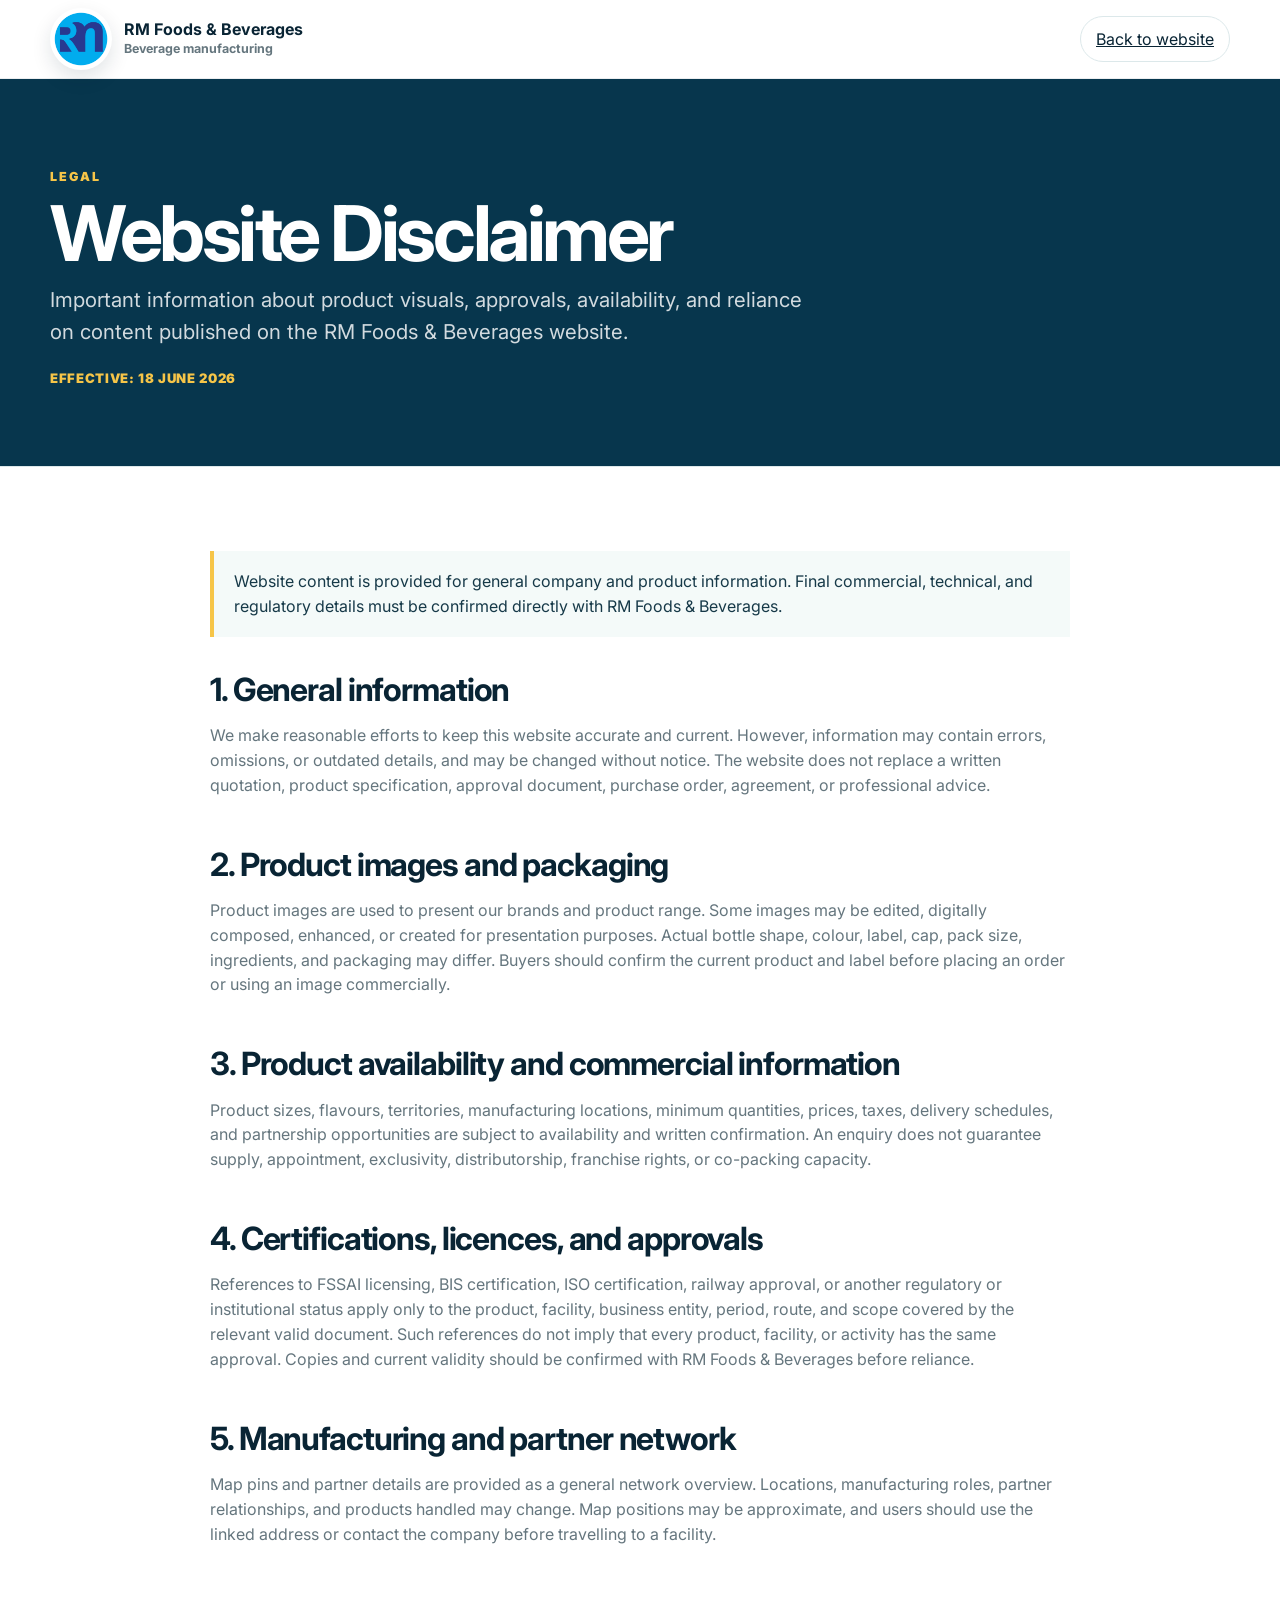
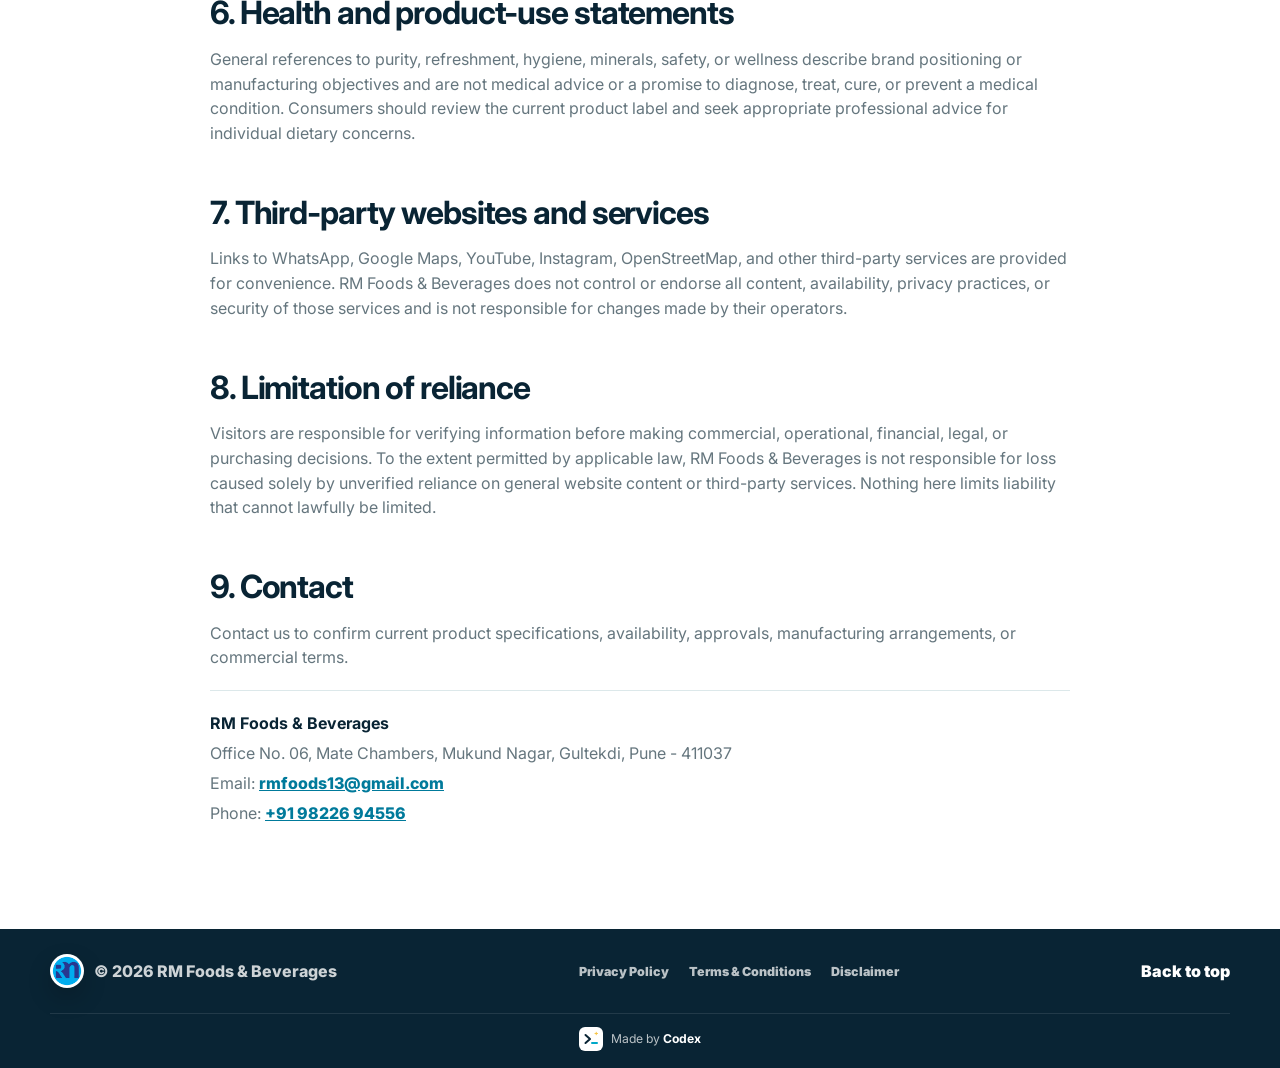
<file: disclaimer.html>
<!DOCTYPE html>
<html lang="en">
  <head>
    <meta charset="UTF-8" />
    <meta name="viewport" content="width=device-width, initial-scale=1.0" />
    <title>Disclaimer | RM Foods &amp; Beverages</title>
    <meta
      name="description"
      content="Website Disclaimer for RM Foods & Beverages product, approval, and business information."
    />
    <link rel="icon" href="favicon.ico" sizes="any" />
    <link rel="icon" type="image/png" sizes="48x48" href="assets/brand/favicon-48.png" />
    <link rel="icon" type="image/png" sizes="192x192" href="assets/brand/favicon-192.png" />
    <link rel="apple-touch-icon" sizes="180x180" href="assets/brand/apple-touch-icon.png" />
    <link rel="manifest" href="site.webmanifest" />
    <meta name="theme-color" content="#00a8c8" />
    <link rel="preconnect" href="https://fonts.googleapis.com" />
    <link rel="preconnect" href="https://fonts.gstatic.com" crossorigin />
    <link
      href="https://fonts.googleapis.com/css2?family=Inter:wght@400;500;600;700;800;900&display=swap"
      rel="stylesheet"
    />
    <link rel="stylesheet" href="styles.css?v=20260619-final2" />
  </head>
  <body class="legal-page" id="top">
    <header class="site-header">
      <nav class="nav shell" aria-label="Legal page navigation">
        <a class="brand" href="index.html" aria-label="RM Foods and Beverages home">
          <span class="brand-mark">
            <img src="assets/brand/rm-logo-core-tight.png" alt="" />
          </span>
          <span class="brand-text">
            <strong>RM Foods &amp; Beverages</strong>
            <small>Beverage manufacturing</small>
          </span>
        </a>
        <a class="nav-cta" href="index.html">Back to website</a>
      </nav>
    </header>

    <main>
      <section class="legal-hero">
        <div class="shell">
          <p class="eyebrow">Legal</p>
          <h1>Website Disclaimer</h1>
          <p class="lead">
            Important information about product visuals, approvals, availability, and reliance on
            content published on the RM Foods &amp; Beverages website.
          </p>
          <span class="legal-effective">Effective: 18 June 2026</span>
        </div>
      </section>

      <section class="legal-section">
        <article class="shell legal-content">
          <p class="legal-note">
            Website content is provided for general company and product information. Final commercial,
            technical, and regulatory details must be confirmed directly with RM Foods &amp; Beverages.
          </p>

          <h2>1. General information</h2>
          <p>
            We make reasonable efforts to keep this website accurate and current. However, information
            may contain errors, omissions, or outdated details, and may be changed without notice. The
            website does not replace a written quotation, product specification, approval document,
            purchase order, agreement, or professional advice.
          </p>

          <h2>2. Product images and packaging</h2>
          <p>
            Product images are used to present our brands and product range. Some images may be edited,
            digitally composed, enhanced, or created for presentation purposes. Actual bottle shape,
            colour, label, cap, pack size, ingredients, and packaging may differ. Buyers should confirm
            the current product and label before placing an order or using an image commercially.
          </p>

          <h2>3. Product availability and commercial information</h2>
          <p>
            Product sizes, flavours, territories, manufacturing locations, minimum quantities, prices,
            taxes, delivery schedules, and partnership opportunities are subject to availability and
            written confirmation. An enquiry does not guarantee supply, appointment, exclusivity,
            distributorship, franchise rights, or co-packing capacity.
          </p>

          <h2>4. Certifications, licences, and approvals</h2>
          <p>
            References to FSSAI licensing, BIS certification, ISO certification, railway approval, or
            another regulatory or institutional status apply only to the product, facility, business
            entity, period, route, and scope covered by the relevant valid document. Such references do
            not imply that every product, facility, or activity has the same approval. Copies and current
            validity should be confirmed with RM Foods &amp; Beverages before reliance.
          </p>

          <h2>5. Manufacturing and partner network</h2>
          <p>
            Map pins and partner details are provided as a general network overview. Locations,
            manufacturing roles, partner relationships, and products handled may change. Map positions
            may be approximate, and users should use the linked address or contact the company before
            travelling to a facility.
          </p>

          <h2>6. Health and product-use statements</h2>
          <p>
            General references to purity, refreshment, hygiene, minerals, safety, or wellness describe
            brand positioning or manufacturing objectives and are not medical advice or a promise to
            diagnose, treat, cure, or prevent a medical condition. Consumers should review the current
            product label and seek appropriate professional advice for individual dietary concerns.
          </p>

          <h2>7. Third-party websites and services</h2>
          <p>
            Links to WhatsApp, Google Maps, YouTube, Instagram, OpenStreetMap, and other third-party
            services are provided for convenience. RM Foods &amp; Beverages does not control or endorse all
            content, availability, privacy practices, or security of those services and is not responsible
            for changes made by their operators.
          </p>

          <h2>8. Limitation of reliance</h2>
          <p>
            Visitors are responsible for verifying information before making commercial, operational,
            financial, legal, or purchasing decisions. To the extent permitted by applicable law,
            RM Foods &amp; Beverages is not responsible for loss caused solely by unverified reliance on
            general website content or third-party services. Nothing here limits liability that cannot
            lawfully be limited.
          </p>

          <h2>9. Contact</h2>
          <p>
            Contact us to confirm current product specifications, availability, approvals, manufacturing
            arrangements, or commercial terms.
          </p>
          <address class="legal-contact">
            <strong>RM Foods &amp; Beverages</strong>
            <span>Office No. 06, Mate Chambers, Mukund Nagar, Gultekdi, Pune - 411037</span>
            <span>Email: <a href="mailto:rmfoods13@gmail.com">rmfoods13@gmail.com</a></span>
            <span>Phone: <a href="tel:+919822694556">+91 98226 94556</a></span>
          </address>
        </article>
      </section>
    </main>

    <footer class="site-footer">
      <div class="shell footer-inner">
        <div class="footer-brand">
          <img src="assets/brand/rm-logo-core-tight.png" alt="" />
          <p>&copy; <span id="current-year"></span> RM Foods &amp; Beverages</p>
        </div>
        <nav class="footer-links" aria-label="Legal information">
          <a href="privacy.html">Privacy Policy</a>
          <a href="terms.html">Terms &amp; Conditions</a>
          <a href="disclaimer.html" aria-current="page">Disclaimer</a>
        </nav>
        <a class="footer-top" href="#top">Back to top</a>
      </div>
      <div class="shell footer-credit">
        <a href="https://openai.com/codex/" target="_blank" rel="noopener noreferrer">
          <img src="assets/brand/codex-mark.svg" alt="" />
          <span>Made by <strong>Codex</strong></span>
        </a>
      </div>
    </footer>

    <script src="script.js?v=20260619-scrollfix4"></script>
  </body>
</html>
</file>
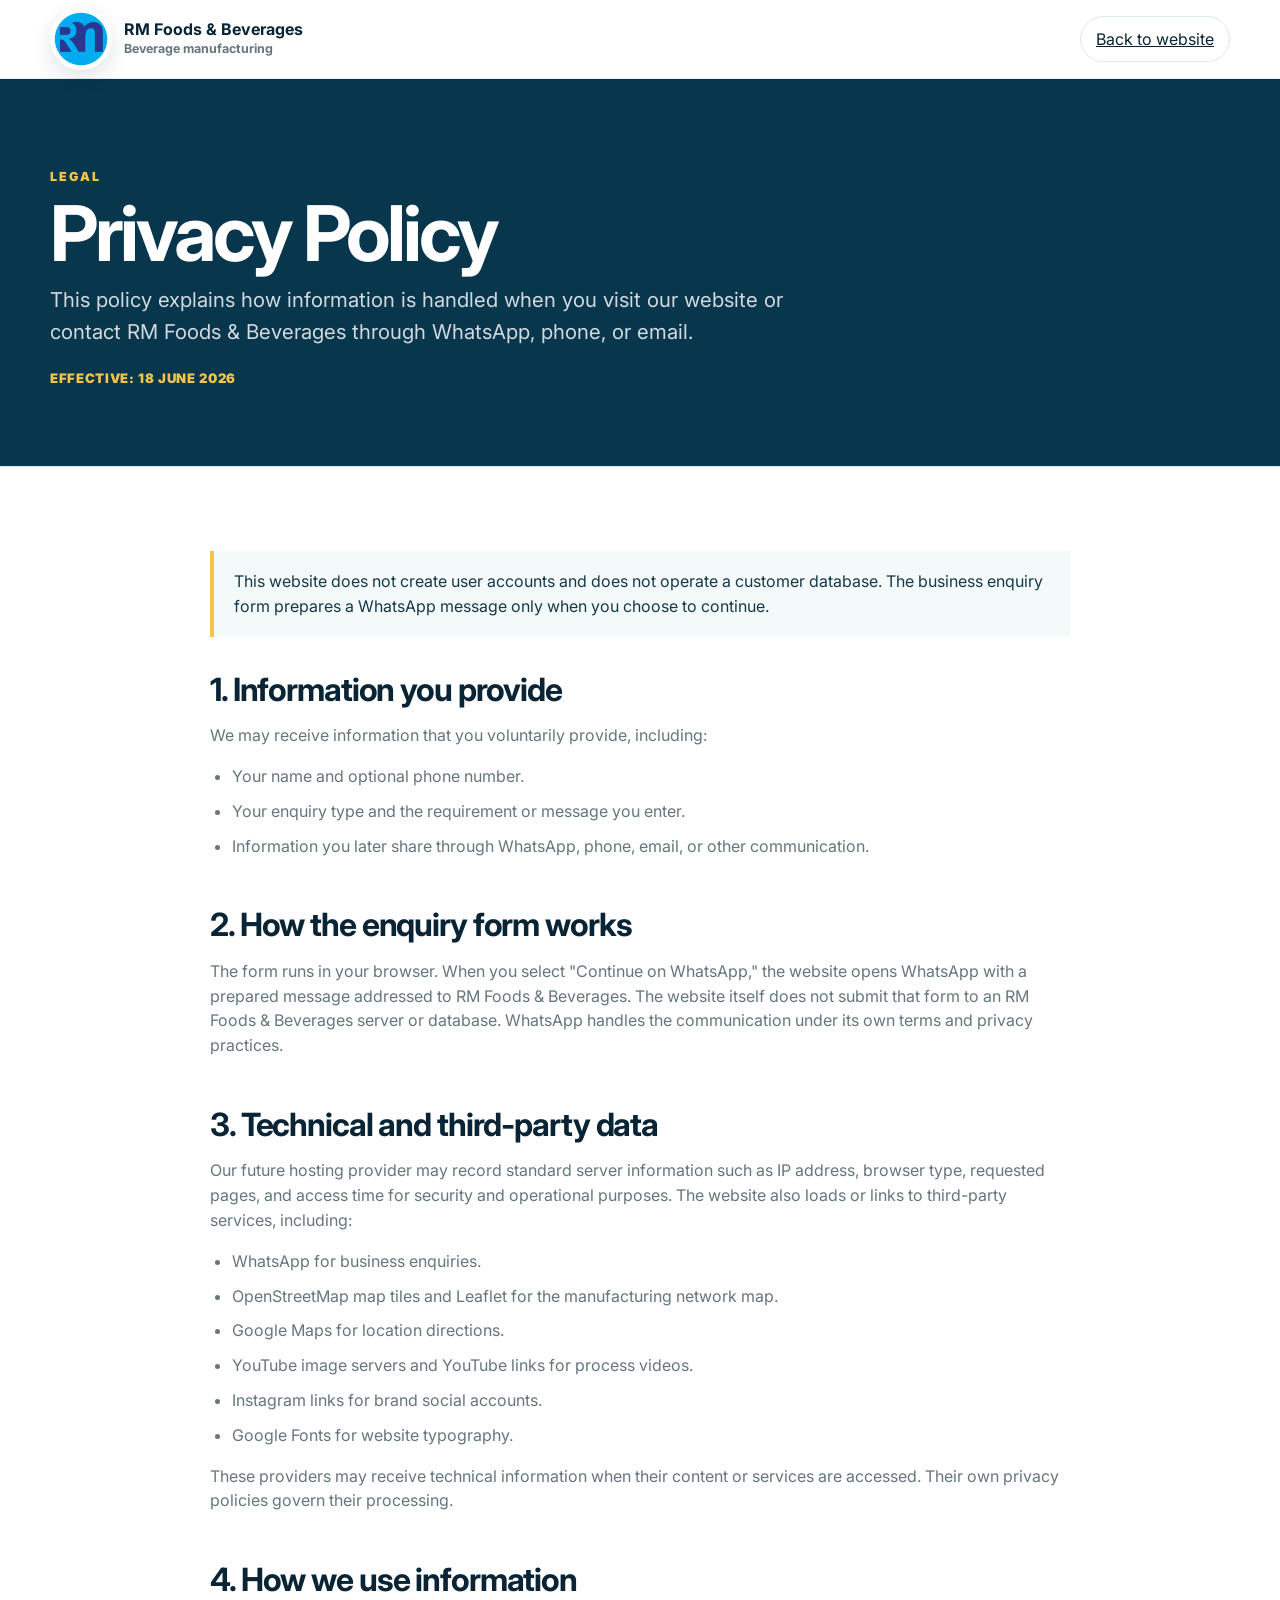
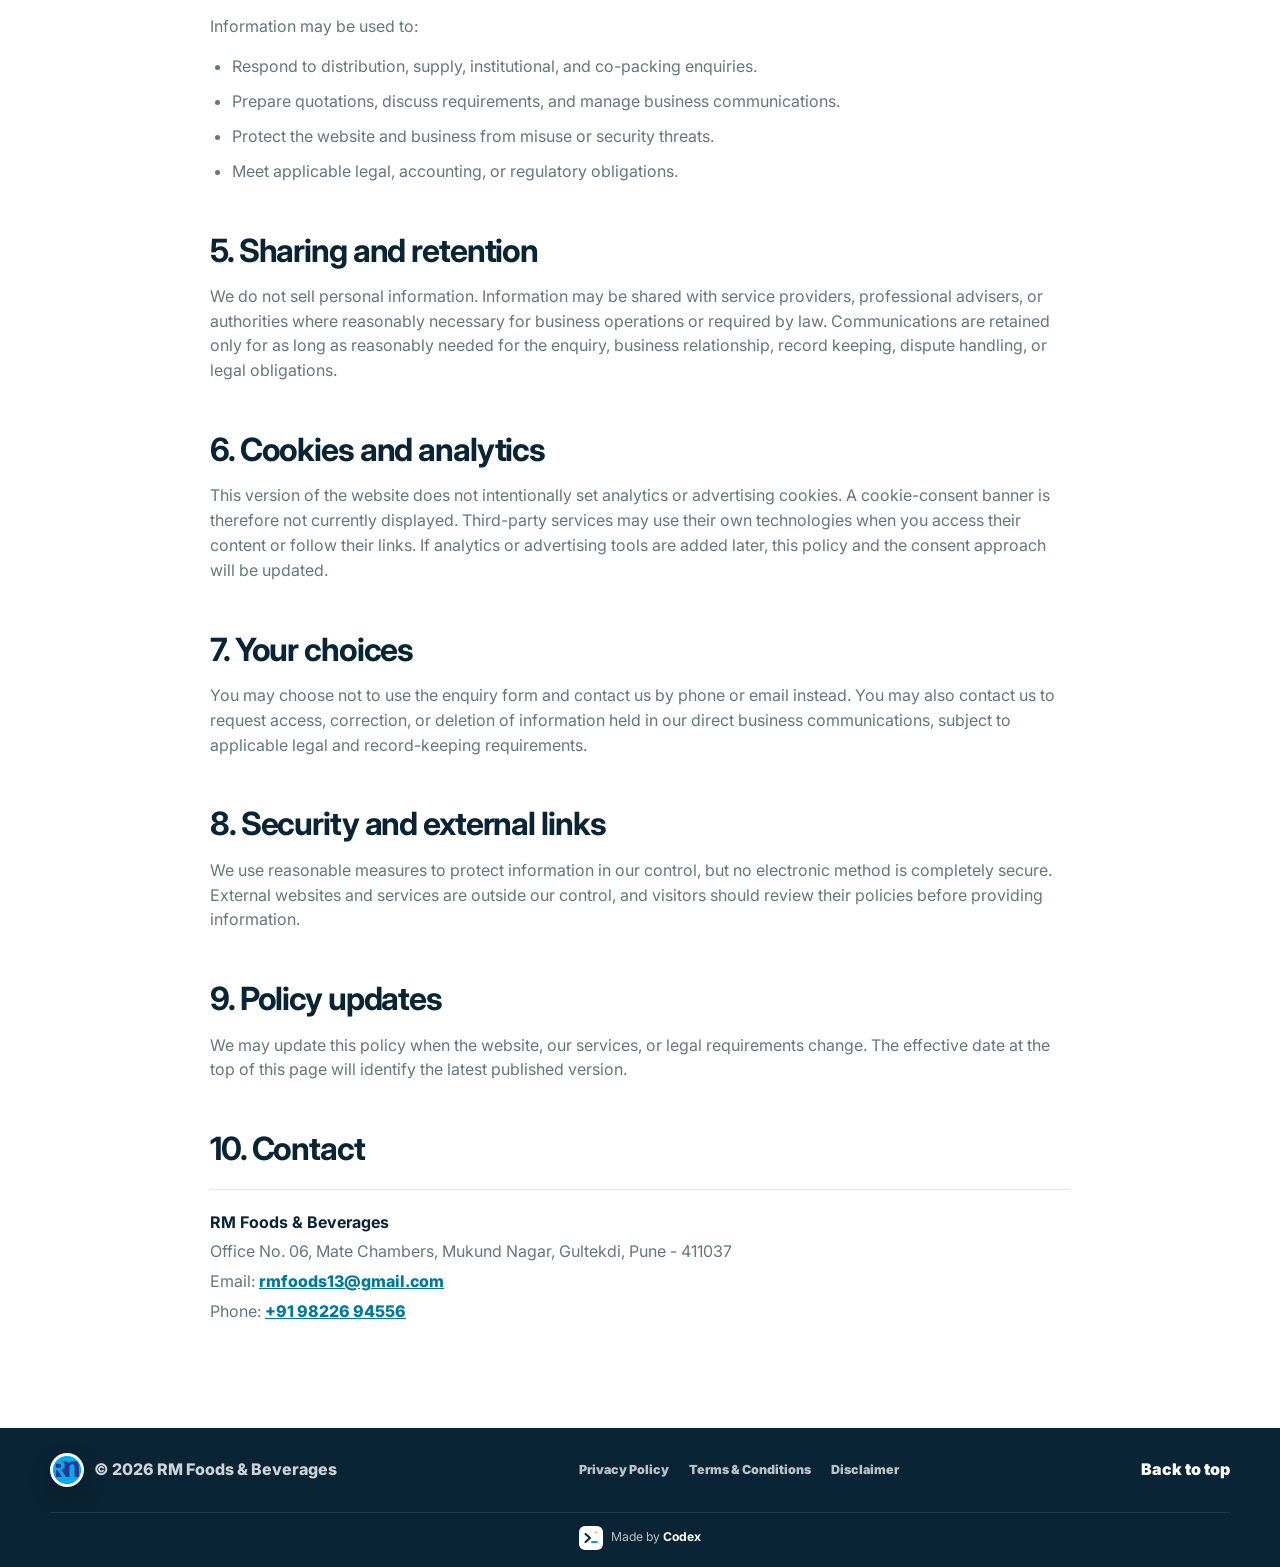
<file: privacy.html>
<!DOCTYPE html>
<html lang="en">
  <head>
    <meta charset="UTF-8" />
    <meta name="viewport" content="width=device-width, initial-scale=1.0" />
    <title>Privacy Policy | RM Foods &amp; Beverages</title>
    <meta
      name="description"
      content="Privacy Policy for the RM Foods & Beverages website and business enquiry form."
    />
    <link rel="icon" href="favicon.ico" sizes="any" />
    <link rel="icon" type="image/png" sizes="48x48" href="assets/brand/favicon-48.png" />
    <link rel="icon" type="image/png" sizes="192x192" href="assets/brand/favicon-192.png" />
    <link rel="apple-touch-icon" sizes="180x180" href="assets/brand/apple-touch-icon.png" />
    <link rel="manifest" href="site.webmanifest" />
    <meta name="theme-color" content="#00a8c8" />
    <link rel="preconnect" href="https://fonts.googleapis.com" />
    <link rel="preconnect" href="https://fonts.gstatic.com" crossorigin />
    <link
      href="https://fonts.googleapis.com/css2?family=Inter:wght@400;500;600;700;800;900&display=swap"
      rel="stylesheet"
    />
    <link rel="stylesheet" href="styles.css?v=20260619-final2" />
  </head>
  <body class="legal-page" id="top">
    <header class="site-header">
      <nav class="nav shell" aria-label="Legal page navigation">
        <a class="brand" href="index.html" aria-label="RM Foods and Beverages home">
          <span class="brand-mark">
            <img src="assets/brand/rm-logo-core-tight.png" alt="" />
          </span>
          <span class="brand-text">
            <strong>RM Foods &amp; Beverages</strong>
            <small>Beverage manufacturing</small>
          </span>
        </a>
        <a class="nav-cta" href="index.html">Back to website</a>
      </nav>
    </header>

    <main>
      <section class="legal-hero">
        <div class="shell">
          <p class="eyebrow">Legal</p>
          <h1>Privacy Policy</h1>
          <p class="lead">
            This policy explains how information is handled when you visit our website or contact
            RM Foods &amp; Beverages through WhatsApp, phone, or email.
          </p>
          <span class="legal-effective">Effective: 18 June 2026</span>
        </div>
      </section>

      <section class="legal-section">
        <article class="shell legal-content">
          <p class="legal-note">
            This website does not create user accounts and does not operate a customer database.
            The business enquiry form prepares a WhatsApp message only when you choose to continue.
          </p>

          <h2>1. Information you provide</h2>
          <p>We may receive information that you voluntarily provide, including:</p>
          <ul>
            <li>Your name and optional phone number.</li>
            <li>Your enquiry type and the requirement or message you enter.</li>
            <li>Information you later share through WhatsApp, phone, email, or other communication.</li>
          </ul>

          <h2>2. How the enquiry form works</h2>
          <p>
            The form runs in your browser. When you select "Continue on WhatsApp," the website opens
            WhatsApp with a prepared message addressed to RM Foods &amp; Beverages. The website itself
            does not submit that form to an RM Foods &amp; Beverages server or database. WhatsApp handles
            the communication under its own terms and privacy practices.
          </p>

          <h2>3. Technical and third-party data</h2>
          <p>
            Our future hosting provider may record standard server information such as IP address,
            browser type, requested pages, and access time for security and operational purposes.
            The website also loads or links to third-party services, including:
          </p>
          <ul>
            <li>WhatsApp for business enquiries.</li>
            <li>OpenStreetMap map tiles and Leaflet for the manufacturing network map.</li>
            <li>Google Maps for location directions.</li>
            <li>YouTube image servers and YouTube links for process videos.</li>
            <li>Instagram links for brand social accounts.</li>
            <li>Google Fonts for website typography.</li>
          </ul>
          <p>
            These providers may receive technical information when their content or services are
            accessed. Their own privacy policies govern their processing.
          </p>

          <h2>4. How we use information</h2>
          <p>Information may be used to:</p>
          <ul>
            <li>Respond to distribution, supply, institutional, and co-packing enquiries.</li>
            <li>Prepare quotations, discuss requirements, and manage business communications.</li>
            <li>Protect the website and business from misuse or security threats.</li>
            <li>Meet applicable legal, accounting, or regulatory obligations.</li>
          </ul>

          <h2>5. Sharing and retention</h2>
          <p>
            We do not sell personal information. Information may be shared with service providers,
            professional advisers, or authorities where reasonably necessary for business operations
            or required by law. Communications are retained only for as long as reasonably needed for
            the enquiry, business relationship, record keeping, dispute handling, or legal obligations.
          </p>

          <h2>6. Cookies and analytics</h2>
          <p>
            This version of the website does not intentionally set analytics or advertising cookies.
            A cookie-consent banner is therefore not currently displayed. Third-party services may use
            their own technologies when you access their content or follow their links. If analytics or
            advertising tools are added later, this policy and the consent approach will be updated.
          </p>

          <h2>7. Your choices</h2>
          <p>
            You may choose not to use the enquiry form and contact us by phone or email instead. You may
            also contact us to request access, correction, or deletion of information held in our direct
            business communications, subject to applicable legal and record-keeping requirements.
          </p>

          <h2>8. Security and external links</h2>
          <p>
            We use reasonable measures to protect information in our control, but no electronic method
            is completely secure. External websites and services are outside our control, and visitors
            should review their policies before providing information.
          </p>

          <h2>9. Policy updates</h2>
          <p>
            We may update this policy when the website, our services, or legal requirements change. The
            effective date at the top of this page will identify the latest published version.
          </p>

          <h2>10. Contact</h2>
          <address class="legal-contact">
            <strong>RM Foods &amp; Beverages</strong>
            <span>Office No. 06, Mate Chambers, Mukund Nagar, Gultekdi, Pune - 411037</span>
            <span>Email: <a href="mailto:rmfoods13@gmail.com">rmfoods13@gmail.com</a></span>
            <span>Phone: <a href="tel:+919822694556">+91 98226 94556</a></span>
          </address>
        </article>
      </section>
    </main>

    <footer class="site-footer">
      <div class="shell footer-inner">
        <div class="footer-brand">
          <img src="assets/brand/rm-logo-core-tight.png" alt="" />
          <p>&copy; <span id="current-year"></span> RM Foods &amp; Beverages</p>
        </div>
        <nav class="footer-links" aria-label="Legal information">
          <a href="privacy.html" aria-current="page">Privacy Policy</a>
          <a href="terms.html">Terms &amp; Conditions</a>
          <a href="disclaimer.html">Disclaimer</a>
        </nav>
        <a class="footer-top" href="#top">Back to top</a>
      </div>
      <div class="shell footer-credit">
        <a href="https://openai.com/codex/" target="_blank" rel="noopener noreferrer">
          <img src="assets/brand/codex-mark.svg" alt="" />
          <span>Made by <strong>Codex</strong></span>
        </a>
      </div>
    </footer>

    <script src="script.js?v=20260619-scrollfix4"></script>
  </body>
</html>
</file>
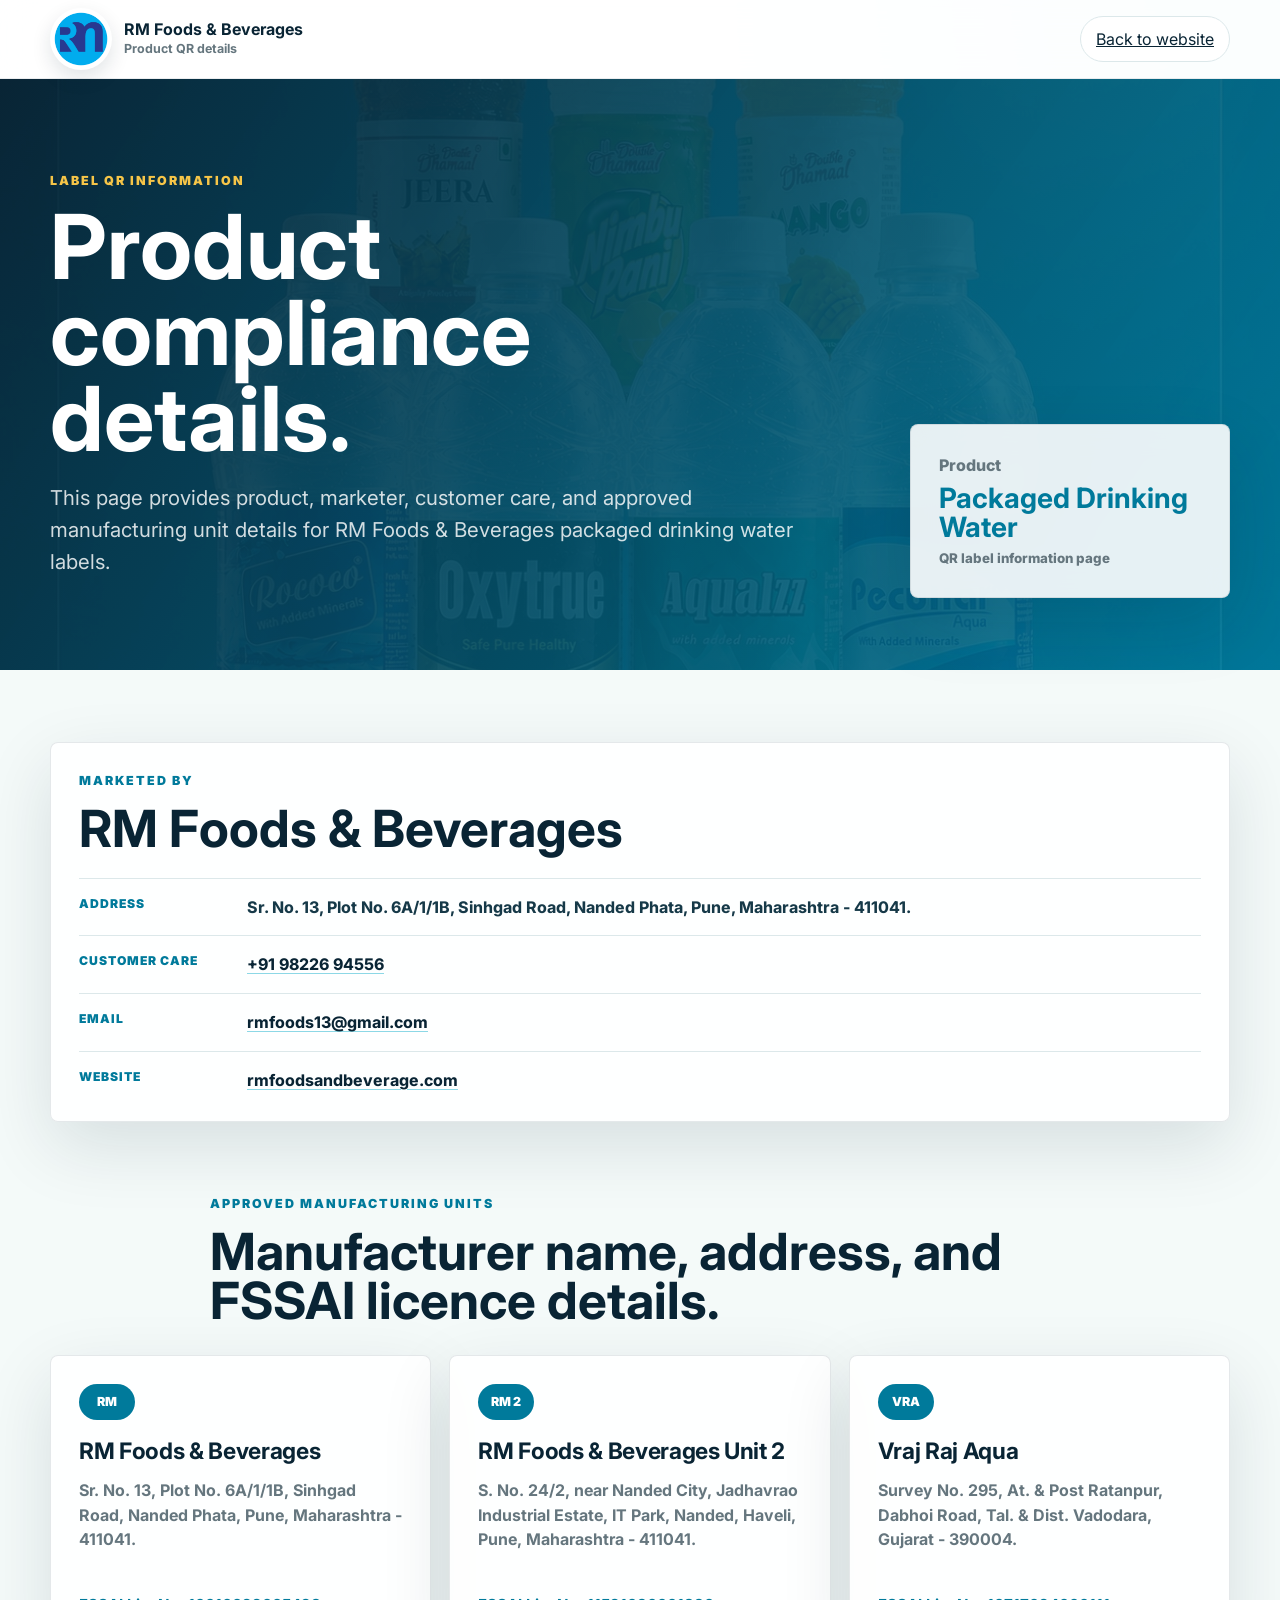
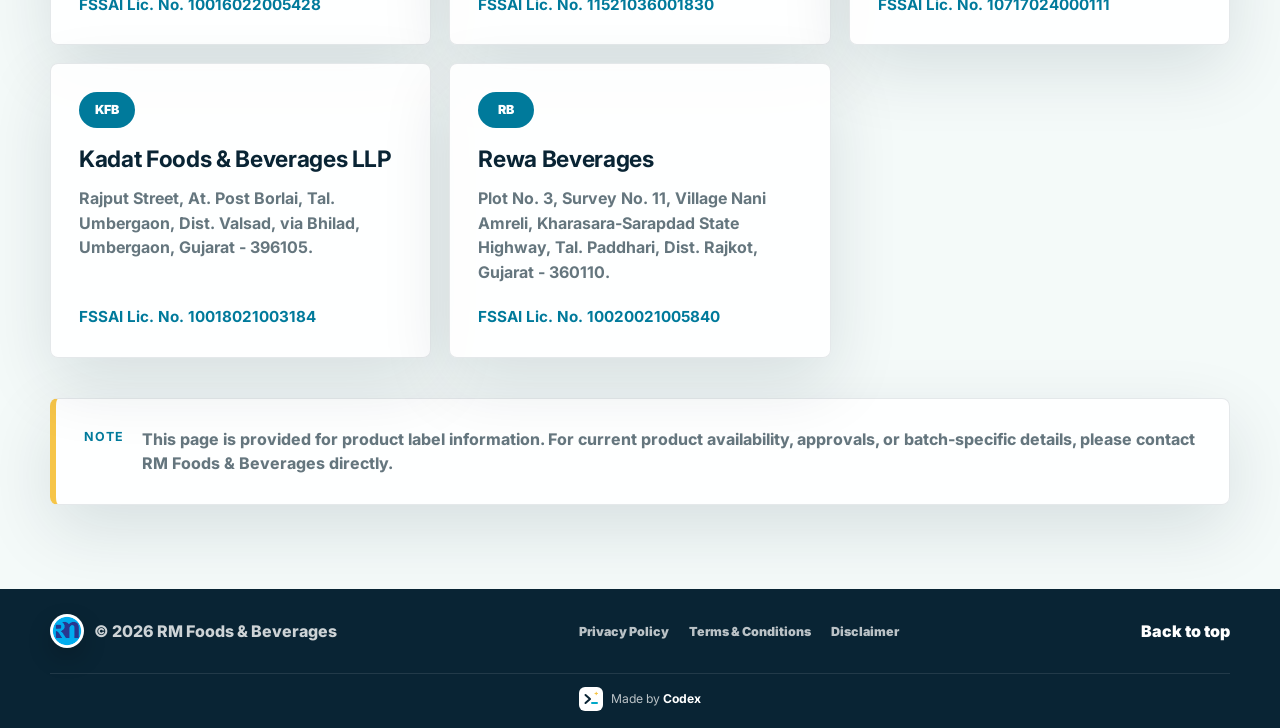
<file: qr-compliance.html>
<!DOCTYPE html>
<html lang="en">
  <head>
    <meta charset="UTF-8" />
    <meta name="viewport" content="width=device-width, initial-scale=1.0" />
    <meta name="robots" content="noindex, nofollow" />
    <title>QR Compliance Details | RM Foods &amp; Beverages</title>
    <meta
      name="description"
      content="Product label QR compliance details for RM Foods & Beverages packaged drinking water."
    />
    <link rel="icon" href="favicon.ico" sizes="any" />
    <link rel="icon" type="image/png" sizes="48x48" href="assets/brand/favicon-48.png" />
    <link rel="icon" type="image/png" sizes="192x192" href="assets/brand/favicon-192.png" />
    <link rel="apple-touch-icon" sizes="180x180" href="assets/brand/apple-touch-icon.png" />
    <link rel="manifest" href="site.webmanifest" />
    <meta name="theme-color" content="#00a8c8" />
    <link rel="preconnect" href="https://fonts.googleapis.com" />
    <link rel="preconnect" href="https://fonts.gstatic.com" crossorigin />
    <link
      href="https://fonts.googleapis.com/css2?family=Inter:wght@400;500;600;700;800;900&display=swap"
      rel="stylesheet"
    />
    <link rel="stylesheet" href="styles.css?v=20260624-qr1" />
  </head>
  <body class="qr-page" id="top">
    <header class="site-header">
      <nav class="nav shell" aria-label="QR compliance navigation">
        <a class="brand" href="index.html" aria-label="RM Foods and Beverages home">
          <span class="brand-mark">
            <img src="assets/brand/rm-logo-core-tight.png" alt="" />
          </span>
          <span class="brand-text">
            <strong>RM Foods &amp; Beverages</strong>
            <small>Product QR details</small>
          </span>
        </a>
        <a class="nav-cta" href="index.html">Back to website</a>
      </nav>
    </header>

    <main>
      <section class="qr-hero">
        <div class="shell qr-hero-grid">
          <div>
            <p class="eyebrow">Label QR Information</p>
            <h1>Product compliance details.</h1>
            <p class="lead">
              This page provides product, marketer, customer care, and approved manufacturing unit
              details for RM Foods &amp; Beverages packaged drinking water labels.
            </p>
          </div>
          <aside class="qr-status-card" aria-label="QR page status">
            <span>Product</span>
            <strong>Packaged Drinking Water</strong>
            <small>QR label information page</small>
          </aside>
        </div>
      </section>

      <section class="qr-section">
        <div class="shell qr-layout single-column">
          <article class="qr-card marketer-card">
            <p class="eyebrow dark">Marketed By</p>
            <h2>RM Foods &amp; Beverages</h2>
            <dl class="compliance-list">
              <div>
                <dt>Address</dt>
                <dd>
                  Sr. No. 13, Plot No. 6A/1/1B, Sinhgad Road, Nanded Phata,
                  Pune, Maharashtra - 411041.
                </dd>
              </div>
              <div>
                <dt>Customer Care</dt>
                <dd><a href="tel:+919822694556">+91 98226 94556</a></dd>
              </div>
              <div>
                <dt>Email</dt>
                <dd><a href="mailto:rmfoods13@gmail.com">rmfoods13@gmail.com</a></dd>
              </div>
              <div>
                <dt>Website</dt>
                <dd><a href="https://rmfoodsandbeverage.com/">rmfoodsandbeverage.com</a></dd>
              </div>
            </dl>
          </article>
        </div>
      </section>

      <section class="qr-section units-section">
        <div class="shell section-heading compact">
          <p class="eyebrow dark">Approved Manufacturing Units</p>
          <h2>Manufacturer name, address, and FSSAI licence details.</h2>
        </div>

        <div class="shell unit-grid">
          <article class="unit-card">
            <span class="unit-code">RM</span>
            <h3>RM Foods &amp; Beverages</h3>
            <p>
              Sr. No. 13, Plot No. 6A/1/1B, Sinhgad Road, Nanded Phata,
              Pune, Maharashtra - 411041.
            </p>
            <strong>FSSAI Lic. No. 10016022005428</strong>
          </article>

          <article class="unit-card">
            <span class="unit-code">RM 2</span>
            <h3>RM Foods &amp; Beverages Unit 2</h3>
            <p>
              S. No. 24/2, near Nanded City, Jadhavrao Industrial Estate,
              IT Park, Nanded, Haveli, Pune, Maharashtra - 411041.
            </p>
            <strong>FSSAI Lic. No. 11521036001830</strong>
          </article>

          <article class="unit-card">
            <span class="unit-code">VRA</span>
            <h3>Vraj Raj Aqua</h3>
            <p>
              Survey No. 295, At. &amp; Post Ratanpur, Dabhoi Road,
              Tal. &amp; Dist. Vadodara, Gujarat - 390004.
            </p>
            <strong>FSSAI Lic. No. 10717024000111</strong>
          </article>

          <article class="unit-card">
            <span class="unit-code">KFB</span>
            <h3>Kadat Foods &amp; Beverages LLP</h3>
            <p>
              Rajput Street, At. Post Borlai, Tal. Umbergaon, Dist. Valsad,
              via Bhilad, Umbergaon, Gujarat - 396105.
            </p>
            <strong>FSSAI Lic. No. 10018021003184</strong>
          </article>

          <article class="unit-card">
            <span class="unit-code">RB</span>
            <h3>Rewa Beverages</h3>
            <p>
              Plot No. 3, Survey No. 11, Village Nani Amreli,
              Kharasara-Sarapdad State Highway, Tal. Paddhari,
              Dist. Rajkot, Gujarat - 360110.
            </p>
            <strong>FSSAI Lic. No. 10020021005840</strong>
          </article>
        </div>
      </section>

      <section class="qr-note-section">
        <div class="shell qr-note">
          <strong>Note</strong>
          <p>
            This page is provided for product label information. For current product availability,
            approvals, or batch-specific details, please contact RM Foods &amp; Beverages directly.
          </p>
        </div>
      </section>
    </main>

    <footer class="site-footer">
      <div class="shell footer-inner">
        <div class="footer-brand">
          <img src="assets/brand/rm-logo-core-tight.png" alt="" />
          <p>&copy; <span id="current-year"></span> RM Foods &amp; Beverages</p>
        </div>
        <nav class="footer-links" aria-label="Legal information">
          <a href="privacy.html">Privacy Policy</a>
          <a href="terms.html">Terms &amp; Conditions</a>
          <a href="disclaimer.html">Disclaimer</a>
        </nav>
        <a class="footer-top" href="#top">Back to top</a>
      </div>
      <div class="shell footer-credit">
        <a href="https://openai.com/codex/" target="_blank" rel="noopener noreferrer">
          <img src="assets/brand/codex-mark.svg" alt="" />
          <span>Made by <strong>Codex</strong></span>
        </a>
      </div>
    </footer>

    <script src="script.js?v=20260619-scrollfix4"></script>
  </body>
</html>
</file>
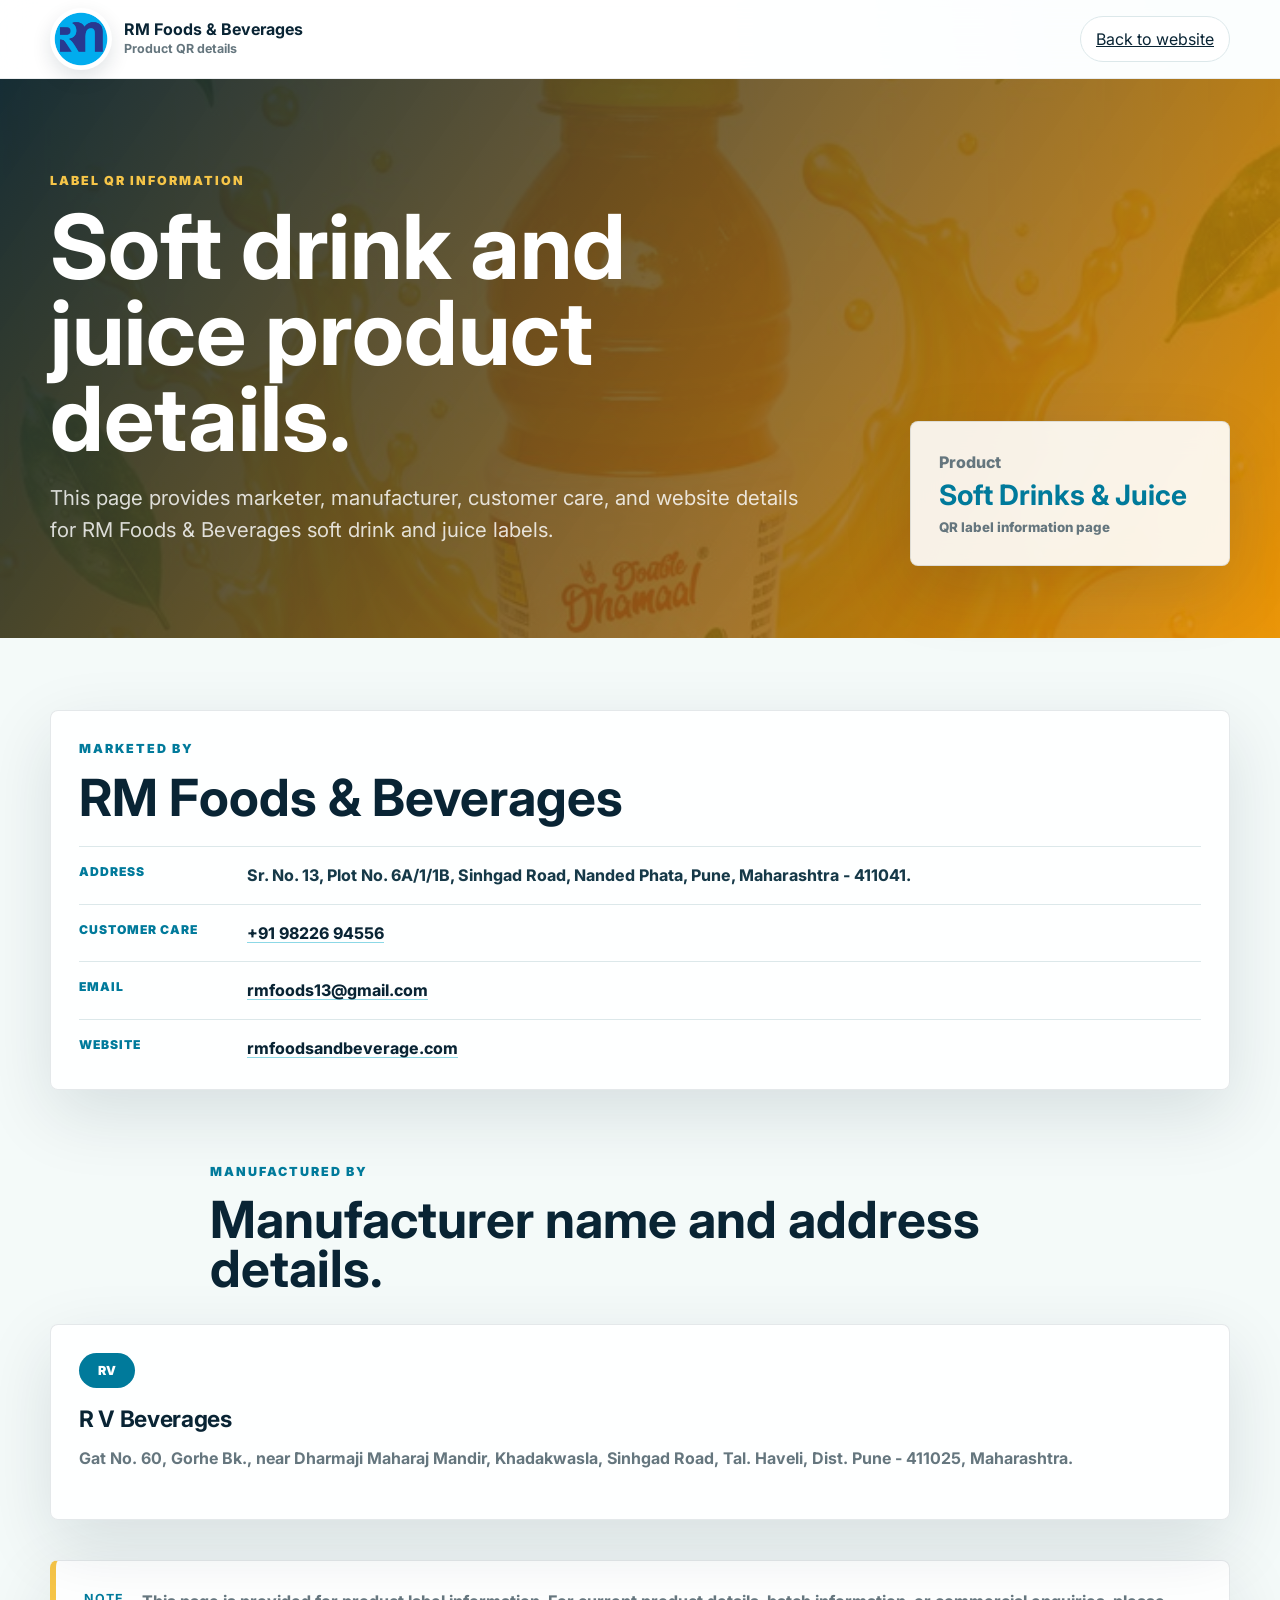
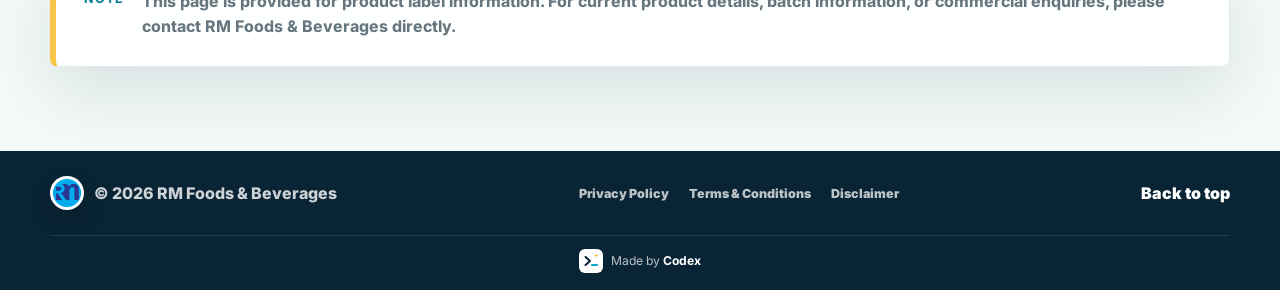
<file: qr-softdrink-juice.html>
<!DOCTYPE html>
<html lang="en">
  <head>
    <meta charset="UTF-8" />
    <meta name="viewport" content="width=device-width, initial-scale=1.0" />
    <meta name="robots" content="noindex, nofollow" />
    <title>Soft Drink &amp; Juice QR Details | RM Foods &amp; Beverages</title>
    <meta
      name="description"
      content="Product label QR details for RM Foods & Beverages soft drink and juice products."
    />
    <link rel="icon" href="favicon.ico" sizes="any" />
    <link rel="icon" type="image/png" sizes="48x48" href="assets/brand/favicon-48.png" />
    <link rel="icon" type="image/png" sizes="192x192" href="assets/brand/favicon-192.png" />
    <link rel="apple-touch-icon" sizes="180x180" href="assets/brand/apple-touch-icon.png" />
    <link rel="manifest" href="site.webmanifest" />
    <meta name="theme-color" content="#00a8c8" />
    <link rel="preconnect" href="https://fonts.googleapis.com" />
    <link rel="preconnect" href="https://fonts.gstatic.com" crossorigin />
    <link
      href="https://fonts.googleapis.com/css2?family=Inter:wght@400;500;600;700;800;900&display=swap"
      rel="stylesheet"
    />
    <link rel="stylesheet" href="styles.css?v=20260708-softqr1" />
  </head>
  <body class="qr-page" id="top">
    <header class="site-header">
      <nav class="nav shell" aria-label="Soft drink QR details navigation">
        <a class="brand" href="index.html" aria-label="RM Foods and Beverages home">
          <span class="brand-mark">
            <img src="assets/brand/rm-logo-core-tight.png" alt="" />
          </span>
          <span class="brand-text">
            <strong>RM Foods &amp; Beverages</strong>
            <small>Product QR details</small>
          </span>
        </a>
        <a class="nav-cta" href="index.html">Back to website</a>
      </nav>
    </header>

    <main>
      <section class="qr-hero softdrink-qr-hero">
        <div class="shell qr-hero-grid">
          <div>
            <p class="eyebrow">Label QR Information</p>
            <h1>Soft drink and juice product details.</h1>
            <p class="lead">
              This page provides marketer, manufacturer, customer care, and website details for
              RM Foods &amp; Beverages soft drink and juice labels.
            </p>
          </div>
          <aside class="qr-status-card" aria-label="QR page status">
            <span>Product</span>
            <strong>Soft Drinks &amp; Juice</strong>
            <small>QR label information page</small>
          </aside>
        </div>
      </section>

      <section class="qr-section">
        <div class="shell qr-layout single-column">
          <article class="qr-card marketer-card">
            <p class="eyebrow dark">Marketed By</p>
            <h2>RM Foods &amp; Beverages</h2>
            <dl class="compliance-list">
              <div>
                <dt>Address</dt>
                <dd>
                  Sr. No. 13, Plot No. 6A/1/1B, Sinhgad Road, Nanded Phata,
                  Pune, Maharashtra - 411041.
                </dd>
              </div>
              <div>
                <dt>Customer Care</dt>
                <dd><a href="tel:+919822694556">+91 98226 94556</a></dd>
              </div>
              <div>
                <dt>Email</dt>
                <dd><a href="mailto:rmfoods13@gmail.com">rmfoods13@gmail.com</a></dd>
              </div>
              <div>
                <dt>Website</dt>
                <dd><a href="https://rmfoodsandbeverage.com/">rmfoodsandbeverage.com</a></dd>
              </div>
            </dl>
          </article>
        </div>
      </section>

      <section class="qr-section units-section">
        <div class="shell section-heading compact">
          <p class="eyebrow dark">Manufactured By</p>
          <h2>Manufacturer name and address details.</h2>
        </div>

        <div class="shell unit-grid single-unit">
          <article class="unit-card softdrink-unit-card">
            <span class="unit-code">RV</span>
            <h3>R V Beverages</h3>
            <p>
              Gat No. 60, Gorhe Bk., near Dharmaji Maharaj Mandir, Khadakwasla,
              Sinhgad Road, Tal. Haveli, Dist. Pune - 411025, Maharashtra.
            </p>
          </article>
        </div>
      </section>

      <section class="qr-note-section">
        <div class="shell qr-note">
          <strong>Note</strong>
          <p>
            This page is provided for product label information. For current product details,
            batch information, or commercial enquiries, please contact RM Foods &amp; Beverages directly.
          </p>
        </div>
      </section>
    </main>

    <footer class="site-footer">
      <div class="shell footer-inner">
        <div class="footer-brand">
          <img src="assets/brand/rm-logo-core-tight.png" alt="" />
          <p>&copy; <span id="current-year"></span> RM Foods &amp; Beverages</p>
        </div>
        <nav class="footer-links" aria-label="Legal information">
          <a href="privacy.html">Privacy Policy</a>
          <a href="terms.html">Terms &amp; Conditions</a>
          <a href="disclaimer.html">Disclaimer</a>
        </nav>
        <a class="footer-top" href="#top">Back to top</a>
      </div>
      <div class="shell footer-credit">
        <a href="https://openai.com/codex/" target="_blank" rel="noopener noreferrer">
          <img src="assets/brand/codex-mark.svg" alt="" />
          <span>Made by <strong>Codex</strong></span>
        </a>
      </div>
    </footer>

    <script src="script.js?v=20260619-scrollfix4"></script>
  </body>
</html>
</file>
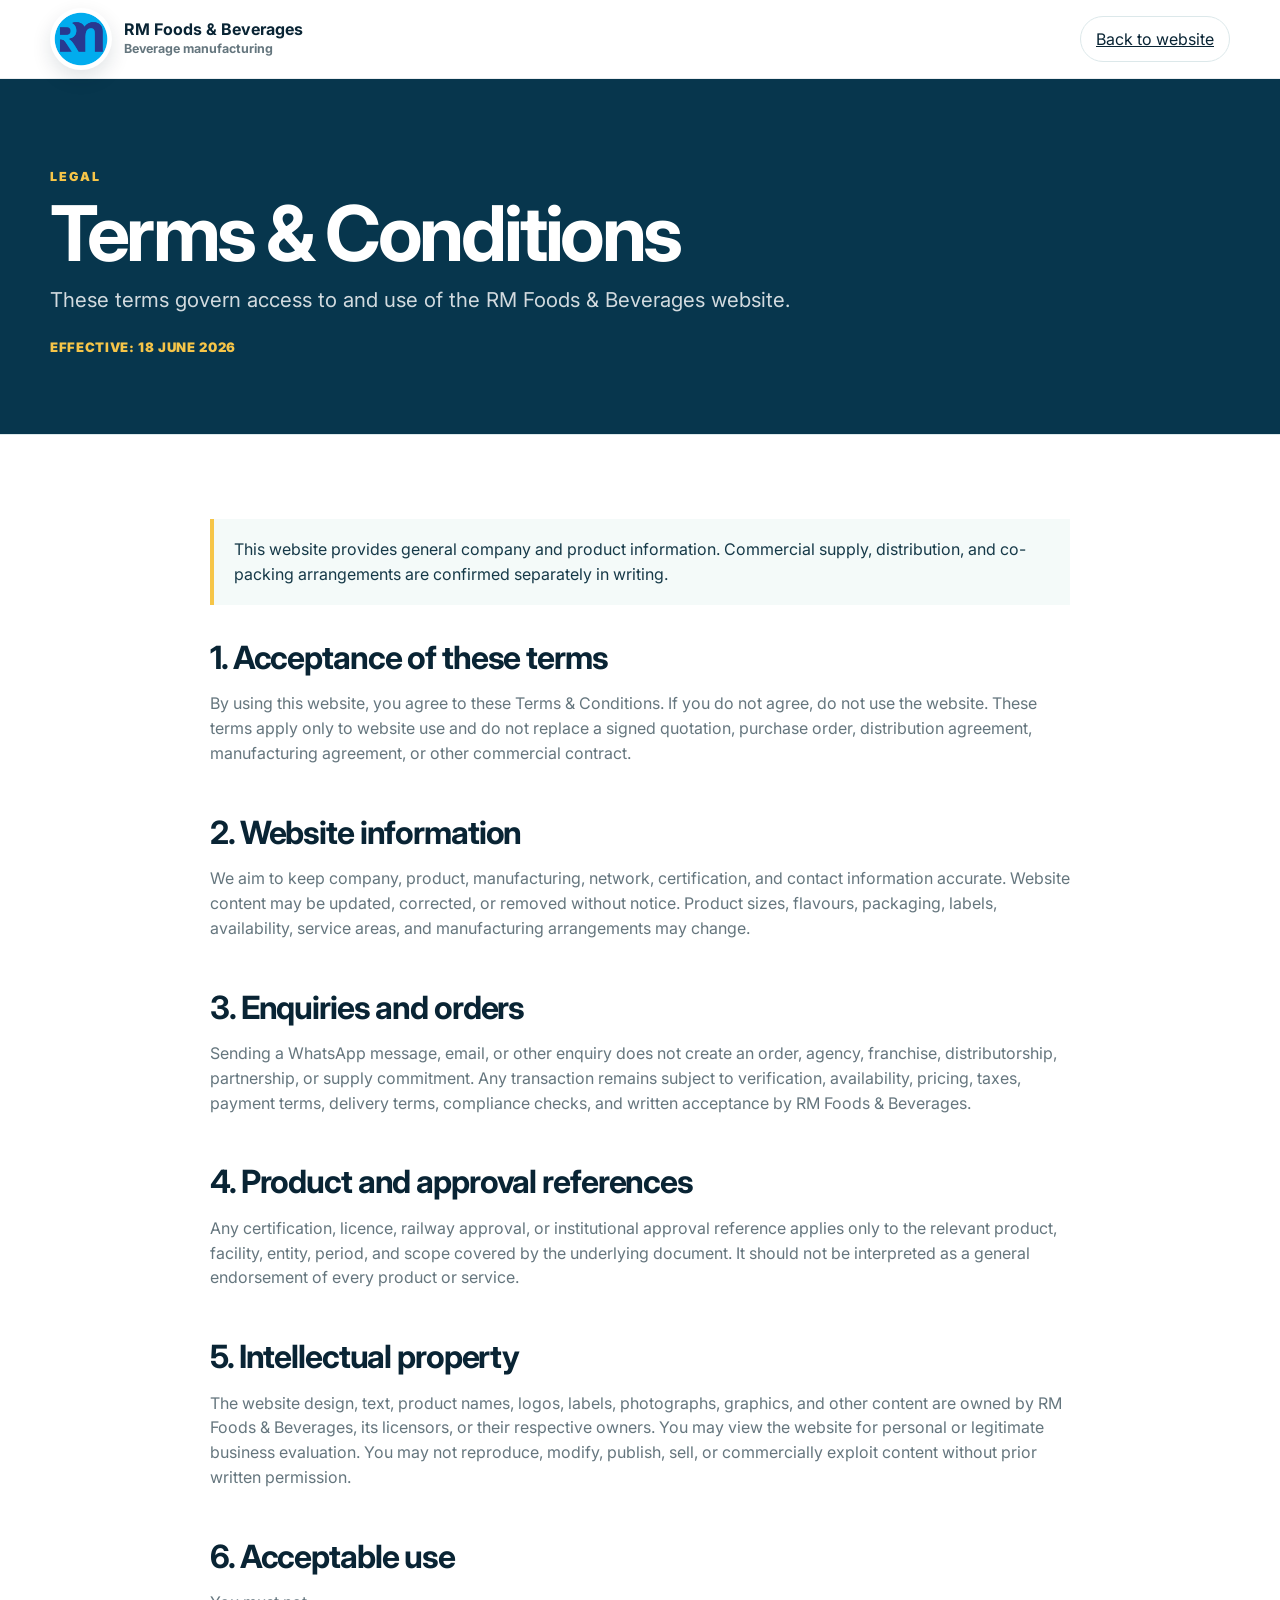
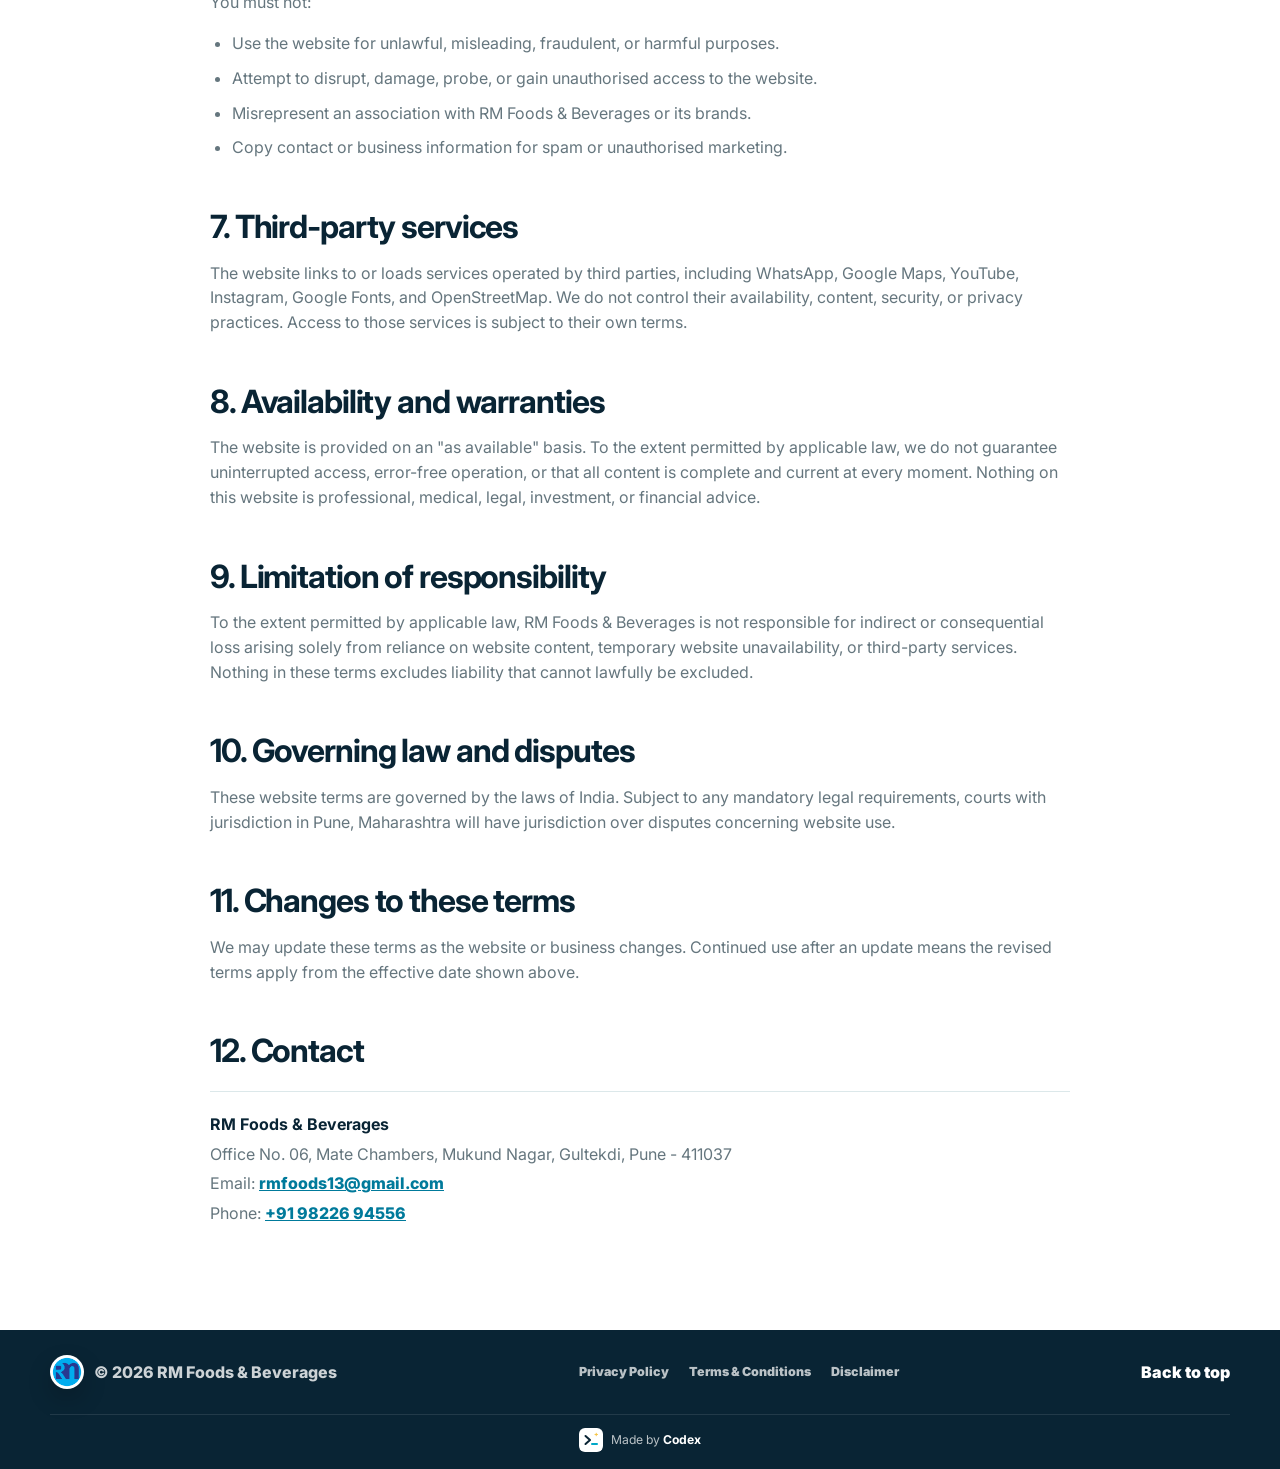
<file: terms.html>
<!DOCTYPE html>
<html lang="en">
  <head>
    <meta charset="UTF-8" />
    <meta name="viewport" content="width=device-width, initial-scale=1.0" />
    <title>Terms &amp; Conditions | RM Foods &amp; Beverages</title>
    <meta
      name="description"
      content="Website Terms and Conditions for RM Foods & Beverages."
    />
    <link rel="icon" href="favicon.ico" sizes="any" />
    <link rel="icon" type="image/png" sizes="48x48" href="assets/brand/favicon-48.png" />
    <link rel="icon" type="image/png" sizes="192x192" href="assets/brand/favicon-192.png" />
    <link rel="apple-touch-icon" sizes="180x180" href="assets/brand/apple-touch-icon.png" />
    <link rel="manifest" href="site.webmanifest" />
    <meta name="theme-color" content="#00a8c8" />
    <link rel="preconnect" href="https://fonts.googleapis.com" />
    <link rel="preconnect" href="https://fonts.gstatic.com" crossorigin />
    <link
      href="https://fonts.googleapis.com/css2?family=Inter:wght@400;500;600;700;800;900&display=swap"
      rel="stylesheet"
    />
    <link rel="stylesheet" href="styles.css?v=20260619-final2" />
  </head>
  <body class="legal-page" id="top">
    <header class="site-header">
      <nav class="nav shell" aria-label="Legal page navigation">
        <a class="brand" href="index.html" aria-label="RM Foods and Beverages home">
          <span class="brand-mark">
            <img src="assets/brand/rm-logo-core-tight.png" alt="" />
          </span>
          <span class="brand-text">
            <strong>RM Foods &amp; Beverages</strong>
            <small>Beverage manufacturing</small>
          </span>
        </a>
        <a class="nav-cta" href="index.html">Back to website</a>
      </nav>
    </header>

    <main>
      <section class="legal-hero">
        <div class="shell">
          <p class="eyebrow">Legal</p>
          <h1>Terms &amp; Conditions</h1>
          <p class="lead">
            These terms govern access to and use of the RM Foods &amp; Beverages website.
          </p>
          <span class="legal-effective">Effective: 18 June 2026</span>
        </div>
      </section>

      <section class="legal-section">
        <article class="shell legal-content">
          <p class="legal-note">
            This website provides general company and product information. Commercial supply,
            distribution, and co-packing arrangements are confirmed separately in writing.
          </p>

          <h2>1. Acceptance of these terms</h2>
          <p>
            By using this website, you agree to these Terms &amp; Conditions. If you do not agree, do
            not use the website. These terms apply only to website use and do not replace a signed
            quotation, purchase order, distribution agreement, manufacturing agreement, or other
            commercial contract.
          </p>

          <h2>2. Website information</h2>
          <p>
            We aim to keep company, product, manufacturing, network, certification, and contact
            information accurate. Website content may be updated, corrected, or removed without
            notice. Product sizes, flavours, packaging, labels, availability, service areas, and
            manufacturing arrangements may change.
          </p>

          <h2>3. Enquiries and orders</h2>
          <p>
            Sending a WhatsApp message, email, or other enquiry does not create an order, agency,
            franchise, distributorship, partnership, or supply commitment. Any transaction remains
            subject to verification, availability, pricing, taxes, payment terms, delivery terms,
            compliance checks, and written acceptance by RM Foods &amp; Beverages.
          </p>

          <h2>4. Product and approval references</h2>
          <p>
            Any certification, licence, railway approval, or institutional approval reference applies
            only to the relevant product, facility, entity, period, and scope covered by the underlying
            document. It should not be interpreted as a general endorsement of every product or service.
          </p>

          <h2>5. Intellectual property</h2>
          <p>
            The website design, text, product names, logos, labels, photographs, graphics, and other
            content are owned by RM Foods &amp; Beverages, its licensors, or their respective owners. You
            may view the website for personal or legitimate business evaluation. You may not reproduce,
            modify, publish, sell, or commercially exploit content without prior written permission.
          </p>

          <h2>6. Acceptable use</h2>
          <p>You must not:</p>
          <ul>
            <li>Use the website for unlawful, misleading, fraudulent, or harmful purposes.</li>
            <li>Attempt to disrupt, damage, probe, or gain unauthorised access to the website.</li>
            <li>Misrepresent an association with RM Foods &amp; Beverages or its brands.</li>
            <li>Copy contact or business information for spam or unauthorised marketing.</li>
          </ul>

          <h2>7. Third-party services</h2>
          <p>
            The website links to or loads services operated by third parties, including WhatsApp,
            Google Maps, YouTube, Instagram, Google Fonts, and OpenStreetMap. We do not control their
            availability, content, security, or privacy practices. Access to those services is subject
            to their own terms.
          </p>

          <h2>8. Availability and warranties</h2>
          <p>
            The website is provided on an "as available" basis. To the extent permitted by applicable
            law, we do not guarantee uninterrupted access, error-free operation, or that all content is
            complete and current at every moment. Nothing on this website is professional, medical,
            legal, investment, or financial advice.
          </p>

          <h2>9. Limitation of responsibility</h2>
          <p>
            To the extent permitted by applicable law, RM Foods &amp; Beverages is not responsible for
            indirect or consequential loss arising solely from reliance on website content, temporary
            website unavailability, or third-party services. Nothing in these terms excludes liability
            that cannot lawfully be excluded.
          </p>

          <h2>10. Governing law and disputes</h2>
          <p>
            These website terms are governed by the laws of India. Subject to any mandatory legal
            requirements, courts with jurisdiction in Pune, Maharashtra will have jurisdiction over
            disputes concerning website use.
          </p>

          <h2>11. Changes to these terms</h2>
          <p>
            We may update these terms as the website or business changes. Continued use after an update
            means the revised terms apply from the effective date shown above.
          </p>

          <h2>12. Contact</h2>
          <address class="legal-contact">
            <strong>RM Foods &amp; Beverages</strong>
            <span>Office No. 06, Mate Chambers, Mukund Nagar, Gultekdi, Pune - 411037</span>
            <span>Email: <a href="mailto:rmfoods13@gmail.com">rmfoods13@gmail.com</a></span>
            <span>Phone: <a href="tel:+919822694556">+91 98226 94556</a></span>
          </address>
        </article>
      </section>
    </main>

    <footer class="site-footer">
      <div class="shell footer-inner">
        <div class="footer-brand">
          <img src="assets/brand/rm-logo-core-tight.png" alt="" />
          <p>&copy; <span id="current-year"></span> RM Foods &amp; Beverages</p>
        </div>
        <nav class="footer-links" aria-label="Legal information">
          <a href="privacy.html">Privacy Policy</a>
          <a href="terms.html" aria-current="page">Terms &amp; Conditions</a>
          <a href="disclaimer.html">Disclaimer</a>
        </nav>
        <a class="footer-top" href="#top">Back to top</a>
      </div>
      <div class="shell footer-credit">
        <a href="https://openai.com/codex/" target="_blank" rel="noopener noreferrer">
          <img src="assets/brand/codex-mark.svg" alt="" />
          <span>Made by <strong>Codex</strong></span>
        </a>
      </div>
    </footer>

    <script src="script.js?v=20260619-scrollfix4"></script>
  </body>
</html>
</file>
<file: styles.css>
:root {
  --ink: #092434;
  --ink-soft: #163948;
  --muted: #65767e;
  --line: #dce8ea;
  --paper: #f4faf9;
  --white: #ffffff;
  --aqua: #00a8c8;
  --aqua-dark: #007a9b;
  --teal: #078765;
  --lime: #badf2f;
  --orange: #f18b21;
  --gold: #f6c548;
  --radius: 8px;
  --shadow: 0 22px 60px rgba(4, 35, 48, 0.16);
}

* {
  box-sizing: border-box;
}

html {
  overflow-x: clip;
  scroll-behavior: smooth;
}

section[id] {
  scroll-margin-top: 78px;
}

body {
  margin: 0;
  overflow-x: clip;
  font-family: "Inter", Arial, sans-serif;
  color: var(--ink);
  background: var(--paper);
  line-height: 1.55;
}

img {
  display: block;
  max-width: 100%;
}

a {
  color: inherit;
}

.shell {
  width: min(1180px, calc(100% - 40px));
  margin-inline: auto;
}

.sr-only {
  position: absolute;
  width: 1px;
  height: 1px;
  padding: 0;
  margin: -1px;
  overflow: hidden;
  clip: rect(0, 0, 0, 0);
  white-space: nowrap;
  border: 0;
}

.site-header {
  position: sticky;
  top: 0;
  z-index: 20;
  border-bottom: 1px solid rgba(9, 36, 52, 0.08);
  background: rgba(255, 255, 255, 0.92);
  backdrop-filter: blur(16px);
}

.nav {
  min-height: 78px;
  display: flex;
  align-items: center;
  justify-content: space-between;
  gap: 28px;
}

.brand {
  display: inline-flex;
  align-items: center;
  gap: 12px;
  text-decoration: none;
}

.brand-mark {
  width: 62px;
  height: 62px;
  flex: 0 0 62px;
  display: grid;
  place-items: center;
  padding: 3px;
  border-radius: 50%;
  background: var(--white);
  box-shadow: 0 8px 20px rgba(4, 35, 48, 0.12);
}

.brand-mark img {
  width: 100%;
  height: 100%;
  object-fit: contain;
}

.brand-text strong,
.brand-text small {
  display: block;
}

.brand-text strong {
  font-size: 1rem;
  line-height: 1.15;
}

.brand-text small {
  color: var(--muted);
  font-size: 0.78rem;
  font-weight: 700;
}

.nav-links {
  display: flex;
  align-items: center;
  gap: 26px;
  font-size: 0.9rem;
  font-weight: 800;
}

.nav-links a {
  text-decoration: none;
}

.nav-links a:hover {
  color: var(--aqua-dark);
}

.nav-cta {
  padding: 10px 15px;
  border: 1px solid var(--line);
  border-radius: 999px;
  background: var(--white);
}

.nav-toggle {
  display: none;
  width: 44px;
  height: 44px;
  padding: 10px;
  border: 1px solid var(--line);
  border-radius: var(--radius);
  background: var(--white);
}

.nav-toggle span:not(.sr-only) {
  display: block;
  height: 2px;
  margin: 5px 0;
  background: var(--ink);
}

.hero {
  position: relative;
  min-height: calc(100svh - 78px);
  display: grid;
  align-items: center;
  overflow: hidden;
  color: var(--white);
  background: #041f2d;
}

.hero-bg {
  position: absolute;
  inset: 0;
  background:
    radial-gradient(circle at 76% 24%, rgba(0, 168, 200, 0.7), transparent 24%),
    radial-gradient(circle at 82% 76%, rgba(246, 197, 72, 0.32), transparent 19%),
    linear-gradient(115deg, #031826 0%, #063b53 44%, #00a8c8 100%);
}

.hero-bg::before {
  content: "";
  position: absolute;
  inset: 0;
  background:
    linear-gradient(90deg, rgba(3, 24, 38, 0.94) 0%, rgba(3, 24, 38, 0.7) 42%, rgba(3, 24, 38, 0.08) 100%),
    radial-gradient(circle, rgba(255, 255, 255, 0.38) 0 2px, transparent 3px) 12% 18% / 150px 150px,
    radial-gradient(circle, rgba(255, 255, 255, 0.26) 0 1px, transparent 3px) 58% 68% / 118px 118px;
}

.hero-bg span {
  position: absolute;
  border-radius: 999px;
  background: rgba(255, 255, 255, 0.16);
  filter: blur(2px);
}

.hero-bg span:nth-child(1) {
  width: 240px;
  height: 240px;
  right: 8%;
  top: 16%;
}

.hero-bg span:nth-child(2) {
  width: 130px;
  height: 130px;
  right: 32%;
  bottom: 14%;
}

.hero-bg span:nth-child(3) {
  width: 420px;
  height: 120px;
  right: -4%;
  bottom: 4%;
  transform: rotate(-8deg);
}

.hero-grid {
  position: relative;
  z-index: 1;
  display: grid;
  grid-template-columns: minmax(0, 0.92fr) minmax(360px, 0.78fr);
  align-items: center;
  gap: 56px;
  padding: 82px 0 86px;
}

.hero-copy-block {
  max-width: 760px;
}

.eyebrow {
  margin: 0 0 14px;
  color: var(--gold);
  font-size: 0.78rem;
  font-weight: 900;
  letter-spacing: 0.16em;
  text-transform: uppercase;
}

.eyebrow.dark {
  color: var(--aqua-dark);
}

h1,
h2,
h3,
p {
  margin-top: 0;
}

h1 {
  margin-bottom: 22px;
  font-size: clamp(3.35rem, 7vw, 6.9rem);
  line-height: 0.88;
  letter-spacing: -0.045em;
}

h2 {
  margin-bottom: 18px;
  font-size: clamp(2.15rem, 4vw, 4.25rem);
  line-height: 0.96;
  letter-spacing: -0.035em;
}

h3 {
  margin-bottom: 10px;
  font-size: 1.42rem;
  line-height: 1.15;
  letter-spacing: -0.015em;
}

.lead,
.section-lead {
  color: rgba(255, 255, 255, 0.82);
  font-size: clamp(1.05rem, 1.6vw, 1.28rem);
}

.section-lead {
  color: var(--muted);
}

.hero-actions,
.footer-inner {
  display: flex;
  align-items: center;
  gap: 14px;
  flex-wrap: wrap;
}

.button {
  display: inline-flex;
  min-height: 48px;
  align-items: center;
  justify-content: center;
  padding: 12px 20px;
  border: 1px solid transparent;
  border-radius: 999px;
  font-weight: 900;
  text-decoration: none;
  cursor: pointer;
}

.button.primary {
  color: var(--ink);
  background: var(--gold);
}

.button.secondary {
  color: var(--white);
  border-color: rgba(255, 255, 255, 0.38);
  background: rgba(255, 255, 255, 0.1);
}

.hero-showcase {
  position: relative;
  display: grid;
  gap: 18px;
  width: 100%;
  max-width: 600px;
  justify-self: center;
  perspective: 1000px;
  perspective-origin: center center;
  transform-style: preserve-3d;
}

.large-media,
.product-stage,
.map-panel,
.contact-strip,
.quality-section {
  position: relative;
  overflow: hidden;
}

.product-stage {
  border: 0;
  border-radius: var(--radius);
  background: transparent;
  box-shadow: none;
  backdrop-filter: none;
}

.play-button {
  position: absolute;
  width: 58px;
  height: 58px;
  border-radius: 50%;
  background: var(--white);
  box-shadow: 0 10px 30px rgba(0, 0, 0, 0.18);
}

.play-button::after {
  content: "";
  position: absolute;
  left: 23px;
  top: 18px;
  border-top: 11px solid transparent;
  border-bottom: 11px solid transparent;
  border-left: 16px solid var(--aqua-dark);
}

.product-stage {
  min-height: 0;
  background: transparent;
}

.product-photo-stage {
  aspect-ratio: 1 / 1;
  display: grid;
  place-items: center;
  overflow: visible;
  padding: 0;
  background: transparent;
  transform-style: preserve-3d;
  will-change: transform;
  position: relative;
}

.product-photo-stage::before {
  content: "";
  position: absolute;
  inset: 5% -5% 5% -5%;
  z-index: -1;
  border-radius: 50%;
  background: radial-gradient(
    ellipse at 50% 50%,
    rgba(0, 229, 255, 0.65) 0%,
    rgba(0, 168, 200, 0.45) 35%,
    rgba(6, 59, 83, 0.25) 58%,
    transparent 74%
  );
  filter: blur(36px);
  pointer-events: none;
  animation: auraPulse 6s ease-in-out infinite alternate;
}

@keyframes auraPulse {
  0% {
    opacity: 0.75;
    transform: scale(0.96);
  }
  100% {
    opacity: 1;
    transform: scale(1.04);
  }
}

.hero-product-showcase-image {
  width: 100%;
  height: 100%;
  object-fit: contain;
  border-radius: 0;
  filter: saturate(1.05) contrast(1.06) drop-shadow(0 20px 32px rgba(3, 24, 38, 0.55));
  mask-image: radial-gradient(circle, black 55%, transparent 78%);
  -webkit-mask-image: radial-gradient(circle, black 55%, transparent 78%);
  transform-style: preserve-3d;
}

.metric-band {
  position: relative;
  z-index: 2;
  display: grid;
  grid-template-columns: repeat(4, 1fr);
  gap: 22px;
  margin-top: -66px;
  margin-bottom: 20px;
  overflow: visible;
  perspective: 1100px;
}

.metric-band article {
  position: relative;
  min-height: 150px;
  padding: 28px 30px;
  border: 1px solid rgba(0, 122, 155, 0.12);
  border-radius: var(--radius);
  background: linear-gradient(145deg, #ffffff 0%, #f2fbfb 100%);
  box-shadow: 0 22px 38px rgba(4, 35, 48, 0.12);
  transform: translateZ(0);
}

.metric-band article::before,
.metric-band article::after {
  content: "";
  position: absolute;
  pointer-events: none;
}

.metric-band article::before {
  top: 10px;
  right: -14px;
  width: 14px;
  height: calc(100% - 2px);
  border-radius: 0 var(--radius) var(--radius) 0;
  background: linear-gradient(180deg, #b9e7ef, #78b9c6);
  transform: skewY(39deg);
  transform-origin: left top;
}

.metric-band article::after {
  left: 13px;
  right: -14px;
  bottom: -14px;
  height: 14px;
  border-radius: 0 0 var(--radius) var(--radius);
  background: linear-gradient(90deg, #d1eef2, #83bfcb);
  transform: skewX(50deg);
  transform-origin: left top;
}

.metric-band article:nth-child(2)::before {
  background: linear-gradient(180deg, #b5e8e6, #63afa9);
}

.metric-band article:nth-child(2)::after {
  background: linear-gradient(90deg, #d3f0ee, #74b9b3);
}

.metric-band article:nth-child(3)::before {
  background: linear-gradient(180deg, #bddff5, #74a9cf);
}

.metric-band article:nth-child(3)::after {
  background: linear-gradient(90deg, #d8ecf8, #82b2d4);
}

.metric-band article:nth-child(4)::before {
  background: linear-gradient(180deg, #c9e8c7, #7ab774);
}

.metric-band article:nth-child(4)::after {
  background: linear-gradient(90deg, #dff2dd, #8cc486);
}

.metric-band strong {
  position: relative;
  z-index: 1;
  display: block;
  color: var(--aqua-dark);
  font-size: clamp(1.65rem, 2.7vw, 2.35rem);
  line-height: 1.05;
}

.metric-band span {
  position: relative;
  z-index: 1;
  display: block;
  margin-top: 8px;
  color: var(--muted);
  font-weight: 800;
}

.section {
  padding: 104px 0;
}

.intro-grid,
.media-grid,
.quality-grid,
.network-grid,
.contact-strip-grid {
  display: grid;
  grid-template-columns: 0.92fr 1fr;
  gap: 60px;
  align-items: center;
}

.capability-grid,
.brand-grid {
  display: grid;
  grid-template-columns: repeat(3, 1fr);
  gap: 18px;
  margin-top: 36px;
}

.capability-card,
.brand-grid article,
.quality-stack article,
.quick-form {
  border: 1px solid var(--line);
  border-radius: var(--radius);
  background: var(--white);
  box-shadow: 0 10px 30px rgba(4, 35, 48, 0.08);
}

.capability-card {
  position: relative;
  min-height: 330px;
  display: flex;
  flex-direction: column;
  justify-content: flex-end;
  padding: 26px;
  overflow: hidden;
  color: var(--white);
  background: linear-gradient(145deg, #07364d, #00a8c8);
}

.capability-card p {
  margin-bottom: 0;
  color: rgba(255, 255, 255, 0.82);
}

.card-number {
  position: absolute;
  opacity: 0.16;
  font-size: 7rem;
  font-weight: 900;
  line-height: 1;
}

.water-card {
  background:
    linear-gradient(180deg, rgba(4, 35, 48, 0.2) 0%, rgba(4, 35, 48, 0.72) 58%, rgba(4, 35, 48, 0.94) 100%),
    url("assets/capability-packaged-water.png") center / cover;
}

.soft-card {
  background:
    linear-gradient(180deg, rgba(60, 25, 0, 0.1) 0%, rgba(60, 25, 0, 0.62) 55%, rgba(60, 25, 0, 0.94) 100%),
    url("assets/capability-soft-drinks.png") center 44% / cover;
}

.partner-card {
  background:
    linear-gradient(180deg, rgba(5, 48, 66, 0.1) 0%, rgba(5, 48, 66, 0.64) 54%, rgba(5, 48, 66, 0.94) 100%),
    url("assets/capability-copacker.png") center 42% / cover;
}

.process-section {
  position: relative;
  overflow: hidden;
  background:
    radial-gradient(circle at 16% 20%, rgba(0, 168, 200, 0.1), transparent 16%),
    radial-gradient(circle at 84% 14%, rgba(7, 135, 101, 0.08), transparent 18%),
    linear-gradient(180deg, #eef7f9 0%, #f7fbfc 100%);
}

.process-section::before {
  content: "";
  position: absolute;
  inset: 0;
  background:
    linear-gradient(90deg, rgba(7, 88, 114, 0.04) 0 1px, transparent 1px) 0 0 / 44px 44px,
    linear-gradient(rgba(7, 88, 114, 0.04) 0 1px, transparent 1px) 0 0 / 44px 44px;
  opacity: 0.75;
  pointer-events: none;
}

.process-intro-grid,
.process-card-grid {
  position: relative;
  z-index: 1;
}

.process-intro-grid h2 {
  max-width: 8ch;
}

.process-section .section-lead {
  color: var(--muted);
}

.process-card-grid {
  display: grid;
  grid-template-columns: repeat(3, minmax(0, 1fr));
  gap: 18px;
  align-items: stretch;
  margin-top: 36px;
}

.brands-section {
  background: var(--white);
}

.large-media {
  min-height: 520px;
  display: grid;
  place-items: center;
  border-radius: var(--radius);
  background:
    linear-gradient(135deg, rgba(0, 168, 200, 0.9), rgba(7, 135, 101, 0.72)),
    linear-gradient(90deg, rgba(255, 255, 255, 0.18) 0 1px, transparent 1px) 0 0 / 42px 42px;
  color: var(--white);
  box-shadow: var(--shadow);
}

.large-media > p {
  position: absolute;
  left: 26px;
  bottom: 22px;
  margin: 0;
  font-weight: 900;
}

.large-media > .media-kicker {
  position: absolute;
  left: 26px;
  top: 24px;
  font-size: 0.78rem;
  font-weight: 900;
  letter-spacing: 0.16em;
  text-transform: uppercase;
}

.process-feature-card {
  position: relative;
  overflow: hidden;
  min-height: 430px;
  display: grid;
  align-content: start;
  gap: 14px;
  padding: 24px;
  border: 1px solid var(--line);
  border-radius: var(--radius);
  background: var(--white);
  box-shadow: var(--shadow);
}

.process-feature-card h3 {
  margin-bottom: 0;
  font-size: 1.28rem;
}

.process-video-feature {
  color: var(--white);
  background:
    linear-gradient(180deg, rgba(4, 35, 48, 0.06) 0%, rgba(4, 35, 48, 0.66) 100%),
    linear-gradient(140deg, #083048, #0b6d89 58%, #0a8d81);
  border-color: rgba(255, 255, 255, 0.12);
  box-shadow: 0 18px 44px rgba(4, 35, 48, 0.2);
}

.process-video-feature::after {
  content: "";
  position: absolute;
  inset: auto 12% 10% 12%;
  height: 140px;
  border-radius: 40px;
  background: radial-gradient(circle, rgba(255, 255, 255, 0.16), transparent 70%);
  filter: blur(18px);
  pointer-events: none;
}

.process-flow-feature {
  background:
    linear-gradient(180deg, rgba(0, 168, 200, 0.04), rgba(0, 168, 200, 0.01)),
    var(--white);
}

.process-mini-kicker {
  position: relative;
  z-index: 1;
  display: inline-block;
  font-size: 0.78rem;
  font-weight: 900;
  letter-spacing: 0.16em;
  text-transform: uppercase;
}

.process-video-feature .process-mini-kicker {
  color: rgba(255, 255, 255, 0.78);
}

.process-flow-feature .process-mini-kicker {
  color: var(--aqua-dark);
}

.process-feature-card h3,
.process-feature-card p,
.process-feature-card .short-frame,
.process-feature-card .process-stages,
.process-feature-card .process-list {
  position: relative;
  z-index: 1;
}

.process-video-feature p {
  margin-bottom: 0;
  color: rgba(255, 255, 255, 0.82);
  font-weight: 700;
}

.short-frame {
  aspect-ratio: 16 / 9;
  border-radius: calc(var(--radius) - 1px);
  overflow: hidden;
  background: #071119;
  border: 1px solid rgba(255, 255, 255, 0.14);
  box-shadow: 0 16px 36px rgba(0, 0, 0, 0.24);
}

.short-frame iframe,
.process-video-link img {
  width: 100%;
  height: 100%;
  border: 0;
  display: block;
}

.process-video-link img {
  object-fit: cover;
}

.process-short-frame {
  margin-top: auto;
}

.process-video-link {
  position: relative;
  color: var(--white);
  text-decoration: none;
}

.process-video-link::after {
  content: "";
  position: absolute;
  inset: 0;
  background: linear-gradient(180deg, rgba(4, 35, 48, 0.08), rgba(4, 35, 48, 0.72));
}

.process-video-overlay {
  position: absolute;
  inset: auto 18px 18px 18px;
  z-index: 1;
  display: flex;
  align-items: center;
  gap: 14px;
}

.process-video-overlay strong {
  font-size: 0.92rem;
  font-weight: 900;
  letter-spacing: 0.02em;
}

.process-video-overlay .play-button {
  position: relative;
  left: auto;
  top: auto;
  flex: 0 0 58px;
}

.process-intro {
  margin: 0;
  color: var(--muted);
  font-weight: 700;
}

.process-stages {
  display: grid;
  grid-template-columns: repeat(2, minmax(0, 1fr));
  gap: 10px;
  margin-top: 6px;
}

.process-stages span {
  display: flex;
  align-items: center;
  justify-content: center;
  min-width: 0;
  padding: 8px 10px;
  border-radius: 16px;
  background: linear-gradient(135deg, rgba(0, 168, 200, 0.12), rgba(7, 135, 101, 0.12));
  color: var(--aqua-dark);
  font-size: 0.82rem;
  font-weight: 800;
  text-align: center;
}

.process-list {
  display: grid;
  gap: 10px;
  padding: 0;
  margin: 10px 0 0;
  list-style: none;
}

.process-list li {
  display: flex;
  align-items: flex-start;
  gap: 14px;
  padding: 14px 16px;
  border: 1px solid var(--line);
  border-radius: var(--radius);
  background: var(--paper);
  color: var(--ink);
  font-size: 0.95rem;
  font-weight: 900;
}

.process-list span {
  color: var(--aqua-dark);
}

.section-heading {
  max-width: 790px;
  margin-bottom: 32px;
}

.brand-grid {
  grid-template-columns: repeat(4, 1fr);
}

.brand-grid article {
  overflow: hidden;
}

.brand-card {
  position: relative;
}

.brand-card-body {
  display: grid;
  grid-template-rows: auto minmax(3.4rem, auto) auto;
  align-content: start;
  padding: 18px;
  background:
    linear-gradient(180deg, rgba(255, 255, 255, 0.8), rgba(255, 255, 255, 0.96)),
    var(--brand-soft, #edf8fa);
}

.brand-card-body span {
  display: inline-block;
  margin-bottom: 10px;
  color: var(--aqua-dark);
  font-size: 0.74rem;
  font-weight: 900;
  letter-spacing: 0.12em;
  text-transform: uppercase;
}

.brand-grid h3 {
  margin-bottom: 0;
}

.brand-grid p {
  margin-bottom: 0;
  color: var(--muted);
  font-weight: 700;
}

.brand-tags {
  display: flex;
  flex-wrap: wrap;
  gap: 8px;
  align-self: end;
  margin-top: 8px;
}

.brand-tags strong {
  display: inline-flex;
  align-items: center;
  min-height: 30px;
  padding: 6px 10px;
  border-radius: 999px;
  background: var(--brand-soft, rgba(0, 168, 200, 0.12));
  color: var(--brand-accent, var(--aqua-dark));
  font-size: 0.76rem;
  font-weight: 900;
}

.brand-tile {
  height: 255px;
  margin: 0;
  overflow: hidden;
  cursor: zoom-in;
  background:
    radial-gradient(circle at 50% 20%, rgba(255, 255, 255, 0.85), transparent 34%),
    var(--brand-soft, #e8f5f8);
}

.brand-tile:focus-visible {
  outline: 3px solid var(--brand-accent, var(--aqua-dark));
  outline-offset: -3px;
}

.brand-tile img {
  width: 100%;
  height: 100%;
  object-fit: cover;
}

.brand-tile.soft-drink img {
  object-position: center 42%;
}

.brand-tile.product-shot {
  height: 320px;
}

.brand-tile.product-shot img {
  object-position: center;
}

.aquaizz-brand {
  --brand-accent: #008fa7;
  --brand-soft: #dff8fb;
}

.peculiar-brand {
  --brand-accent: #0646b2;
  --brand-soft: #e1efff;
}

.rococo-brand {
  --brand-accent: #19327f;
  --brand-soft: #e5edff;
}

.oxytrue-brand {
  --brand-accent: #b8872f;
  --brand-soft: #fff2d3;
}

.mango-brand {
  --brand-accent: #e78a00;
  --brand-soft: #fff0bf;
}

.jeera-brand {
  --brand-accent: #a54016;
  --brand-soft: #ffe3cf;
}

.nimbu-brand {
  --brand-accent: #4b9f18;
  --brand-soft: #e4f8c8;
}

.product-lightbox {
  position: fixed;
  inset: 0;
  z-index: 80;
  display: grid;
  place-items: center;
  padding: 24px;
  background: rgba(4, 24, 38, 0.78);
  opacity: 0;
  pointer-events: none;
  backdrop-filter: blur(14px);
  transition: opacity 180ms ease;
}

.product-lightbox.is-open {
  opacity: 1;
  pointer-events: auto;
}

.product-lightbox-panel {
  width: min(1040px, calc(100vw - 32px));
  display: grid;
  gap: 12px;
  justify-items: center;
}

.product-lightbox img {
  max-width: 100%;
  max-height: calc(100svh - 128px);
  border-radius: var(--radius);
  background: var(--white);
  object-fit: contain;
  box-shadow: 0 28px 80px rgba(0, 0, 0, 0.36);
}

.product-lightbox-caption {
  margin: 0;
  color: var(--white);
  font-weight: 900;
  text-align: center;
}

.product-lightbox-close {
  position: fixed;
  top: 18px;
  right: 18px;
  width: 44px;
  height: 44px;
  border: 1px solid rgba(255, 255, 255, 0.24);
  border-radius: 50%;
  background: rgba(255, 255, 255, 0.94);
  color: var(--ink);
  font-size: 1.5rem;
  font-weight: 900;
  line-height: 1;
  cursor: pointer;
}

.is-lightbox-open {
  overflow: hidden;
}

.quality-section {
  color: var(--white);
  background:
    radial-gradient(circle at 80% 18%, rgba(0, 168, 200, 0.36), transparent 26%),
    linear-gradient(135deg, #031826, #063b53);
}

.quality-section .section-lead {
  max-width: 580px;
  color: rgba(255, 255, 255, 0.74);
}

.quality-grid {
  align-items: start;
}

.quality-stack {
  display: grid;
  gap: 14px;
}

.quality-stack article {
  position: relative;
  overflow: hidden;
  padding: 22px 24px 22px 28px;
  border-color: rgba(255, 255, 255, 0.16);
  background:
    linear-gradient(90deg, rgba(0, 168, 200, 0.24), transparent 4px),
    rgba(255, 255, 255, 0.1);
  box-shadow: none;
  backdrop-filter: blur(16px);
}

.quality-stack strong,
.quality-stack span {
  display: block;
}

.quality-stack strong {
  font-size: 1.1rem;
}

.quality-stack span {
  margin-top: 6px;
  color: rgba(255, 255, 255, 0.72);
}

.map-panel {
  min-height: 520px;
  padding: 0;
  border: 1px solid rgba(0, 122, 155, 0.16);
  border-radius: var(--radius);
  background:
    radial-gradient(circle at 58% 32%, rgba(255, 255, 255, 0.68), transparent 12%),
    radial-gradient(circle at 28% 72%, rgba(0, 168, 200, 0.22), transparent 28%),
    linear-gradient(145deg, #e5fbfb, #b5ecef);
  box-shadow: var(--shadow);
}

.india-map-panel {
  display: block;
}

.network-grid {
  align-items: start;
}

.india-leaflet-map {
  width: 100%;
  min-height: 0;
  height: 520px;
  background: #dff8f8;
  z-index: 0;
}

.leaflet-container {
  position: relative;
  overflow: hidden;
  outline: 0;
}

.leaflet-pane,
.leaflet-tile,
.leaflet-marker-icon,
.leaflet-marker-shadow,
.leaflet-tile-container,
.leaflet-pane > svg,
.leaflet-pane > canvas,
.leaflet-zoom-box,
.leaflet-image-layer,
.leaflet-layer {
  position: absolute;
  left: 0;
  top: 0;
}

.leaflet-tile,
.leaflet-marker-icon,
.leaflet-marker-shadow {
  user-select: none;
}

.leaflet-container img.leaflet-tile {
  max-width: none;
  max-height: none;
}

.leaflet-map-pane {
  z-index: 400;
}

.leaflet-tile-pane {
  z-index: 200;
}

.leaflet-overlay-pane {
  z-index: 400;
}

.leaflet-shadow-pane {
  z-index: 500;
}

.leaflet-marker-pane {
  z-index: 600;
}

.leaflet-tooltip-pane {
  z-index: 650;
}

.leaflet-popup-pane {
  z-index: 700;
}

.leaflet-top,
.leaflet-bottom {
  position: absolute;
  z-index: 1000;
  pointer-events: none;
}

.leaflet-top {
  top: 0;
}

.leaflet-right {
  right: 0;
}

.leaflet-bottom {
  bottom: 0;
}

.leaflet-left {
  left: 0;
}

.leaflet-control {
  position: relative;
  z-index: 800;
  pointer-events: auto;
}

.leaflet-control-container .leaflet-control {
  margin: 10px;
}

.india-leaflet-map .leaflet-container,
.leaflet-container {
  font-family: "Inter", Arial, sans-serif;
}

.leaflet-network-pin {
  position: absolute;
  width: 22px;
  height: 22px;
  border: 3px solid var(--white);
  border-radius: 50%;
  background: var(--orange);
  box-shadow: 0 10px 22px rgba(4, 35, 48, 0.22);
}

.leaflet-network-pin::before {
  content: "";
  position: absolute;
  inset: -9px;
  border-radius: 50%;
  border: 1px solid rgba(241, 139, 33, 0.38);
}

.leaflet-network-pin.owned {
  background: var(--aqua-dark);
}

.leaflet-network-pin.dd {
  background: var(--gold);
}

.leaflet-network-pin.is-active {
  box-shadow: 0 0 0 7px rgba(246, 197, 72, 0.26), 0 14px 28px rgba(4, 35, 48, 0.25);
}

.leaflet-network-pin span {
  position: absolute;
  left: 50%;
  bottom: calc(100% + 9px);
  display: inline-flex;
  padding: 6px 8px;
  border-radius: 999px;
  background: var(--white);
  color: var(--ink);
  font-size: 0.72rem;
  font-weight: 900;
  white-space: nowrap;
  box-shadow: 0 8px 18px rgba(4, 35, 48, 0.13);
  transform: translateX(-50%);
  opacity: 0;
  pointer-events: none;
  transition: opacity 0.18s ease, transform 0.18s ease;
}

.leaflet-network-pin:hover span,
.leaflet-network-pin.is-active span {
  opacity: 1;
  transform: translate(-50%, -3px);
}

.map-detail {
  margin-top: 26px;
  padding: 24px;
  border: 1px solid var(--line);
  border-radius: var(--radius);
  background: var(--white);
  box-shadow: 0 14px 36px rgba(4, 35, 48, 0.1);
}

.map-detail-kicker {
  margin-bottom: 10px;
  color: var(--aqua-dark);
  font-size: 0.76rem;
  font-weight: 900;
  letter-spacing: 0.14em;
  text-transform: uppercase;
}

.map-detail dl {
  display: grid;
  gap: 14px;
  margin: 18px 0 0;
}

.map-detail div {
  display: grid;
  gap: 4px;
}

.map-detail dt {
  color: var(--aqua-dark);
  font-size: 0.76rem;
  font-weight: 900;
  letter-spacing: 0.1em;
  text-transform: uppercase;
}

.map-detail dd {
  margin: 0;
  color: var(--muted);
  font-weight: 750;
}

.map-detail-link {
  display: inline-flex;
  margin-top: 18px;
  color: var(--aqua-dark);
  font-weight: 900;
  text-decoration: none;
}

.map-detail-link:hover {
  text-decoration: underline;
}

.map-fallback {
  min-height: 520px;
  display: grid;
  align-content: center;
  gap: 18px;
  padding: 28px;
}

.map-fallback strong,
.map-fallback span {
  display: block;
}

.map-fallback-list {
  display: flex;
  flex-wrap: wrap;
  gap: 10px;
}

.map-fallback-list button {
  border: 0;
  border-radius: 999px;
  padding: 10px 12px;
  color: var(--ink);
  background: var(--white);
  font: inherit;
  font-weight: 900;
  cursor: pointer;
  box-shadow: 0 8px 18px rgba(4, 35, 48, 0.1);
}

.network-legend {
  display: flex;
  flex-wrap: wrap;
  gap: 10px;
  margin-top: 18px;
}

.network-legend span {
  display: inline-flex;
  align-items: center;
  gap: 8px;
  color: var(--muted);
  font-size: 0.86rem;
  font-weight: 900;
}

.network-legend i {
  width: 10px;
  height: 10px;
  border-radius: 50%;
}

.legend-owned {
  background: var(--aqua-dark);
}

.legend-copack {
  background: var(--orange);
}

.legend-dd {
  background: var(--gold);
}


.contact-strip {
  position: relative;
  padding: 104px 0;
  border-top: 5px solid var(--gold);
  overflow: hidden;
  color: var(--white);
  background: #062b3a;
}

.contact-strip-grid {
  grid-template-columns: minmax(0, 1.08fr) minmax(390px, 0.92fr);
  align-items: start;
}

.contact-content h2 {
  max-width: 720px;
  margin-bottom: 18px;
  color: var(--white);
}

.contact-lead {
  max-width: 650px;
  margin: 0;
  color: rgba(255, 255, 255, 0.76);
  font-size: 1.05rem;
}

.contact-actions {
  display: grid;
  grid-template-columns: repeat(2, minmax(0, 1fr));
  gap: 12px;
  margin-top: 30px;
}

.contact-action {
  min-width: 0;
  display: grid;
  gap: 3px;
  padding: 16px 18px;
  border: 1px solid rgba(255, 255, 255, 0.18);
  border-radius: var(--radius);
  color: var(--white);
  background: rgba(255, 255, 255, 0.07);
  text-decoration: none;
  transition: transform 160ms ease, background-color 160ms ease, border-color 160ms ease;
}

.contact-action:hover {
  transform: translateY(-2px);
  border-color: rgba(255, 255, 255, 0.36);
  background: rgba(255, 255, 255, 0.12);
}

.contact-action span {
  color: rgba(255, 255, 255, 0.66);
  font-size: 0.72rem;
  font-weight: 900;
  letter-spacing: 0.08em;
  text-transform: uppercase;
}

.contact-action strong {
  overflow-wrap: anywhere;
  font-size: 0.95rem;
}

.contact-addresses {
  display: grid;
  grid-template-columns: repeat(2, minmax(0, 1fr));
  gap: 24px;
  margin-top: 34px;
  padding-top: 28px;
  border-top: 1px solid rgba(255, 255, 255, 0.16);
}

.contact-addresses article {
  padding-left: 16px;
  border-left: 3px solid var(--aqua);
}

.contact-addresses p {
  margin: 0 0 7px;
  color: var(--white);
  font-size: 0.8rem;
  font-weight: 900;
  letter-spacing: 0.06em;
  text-transform: uppercase;
}

.contact-addresses address {
  margin: 0;
  color: rgba(255, 255, 255, 0.72);
  font-size: 0.88rem;
  font-style: normal;
}

.contact-addresses a {
  display: inline-block;
  margin-top: 10px;
  color: var(--gold);
  font-size: 0.82rem;
  font-weight: 900;
  text-decoration: none;
}

.contact-socials {
  display: flex;
  flex-wrap: wrap;
  align-items: center;
  gap: 8px 16px;
  margin-top: 30px;
  font-size: 0.84rem;
}

.contact-socials .social-label {
  display: inline-flex;
  align-items: center;
  gap: 7px;
  color: rgba(255, 255, 255, 0.6);
  font-weight: 800;
}

.instagram-icon {
  width: 18px;
  height: 18px;
  flex: 0 0 18px;
  color: var(--gold);
}

.contact-socials a {
  color: var(--white);
  font-weight: 900;
  text-decoration-color: rgba(255, 255, 255, 0.35);
  text-underline-offset: 4px;
}

.quick-form {
  display: grid;
  gap: 16px;
  padding: 30px;
}

.form-heading {
  margin-bottom: 4px;
}

.form-heading p {
  margin: 0 0 6px;
  color: var(--aqua-dark);
  font-size: 0.76rem;
  font-weight: 900;
  letter-spacing: 0.08em;
  text-transform: uppercase;
}

.form-heading h3 {
  margin: 0;
  color: var(--ink);
  font-size: 1.52rem;
  line-height: 1.2;
}

.form-heading span {
  display: block;
  margin-top: 8px;
  color: var(--muted);
  font-size: 0.86rem;
}

.form-row {
  display: grid;
  grid-template-columns: repeat(2, minmax(0, 1fr));
  gap: 12px;
}

.quick-form label {
  display: grid;
  gap: 7px;
  color: var(--ink);
  font-weight: 900;
}

.quick-form input,
.quick-form select,
.quick-form textarea {
  width: 100%;
  border: 1px solid var(--line);
  border-radius: var(--radius);
  padding: 12px 13px;
  font: inherit;
  color: var(--ink);
  background: var(--white);
}

.quick-form textarea {
  resize: vertical;
}

.quick-form input:focus,
.quick-form select:focus,
.quick-form textarea:focus {
  border-color: var(--aqua-dark);
  outline: 3px solid rgba(0, 168, 200, 0.14);
}

.quick-form .contact-submit {
  width: 100%;
  color: var(--white);
  background: #159447;
}

.quick-form .contact-submit:hover {
  background: #117d3c;
}

.quick-form > small {
  color: var(--muted);
  font-size: 0.73rem;
  text-align: center;
}

.form-privacy-note a {
  color: var(--aqua-dark);
  font-weight: 900;
  text-underline-offset: 3px;
}

.qr-page {
  background:
    radial-gradient(circle at top right, rgba(0, 168, 200, 0.2), transparent 34rem),
    var(--paper);
}

.qr-hero {
  padding: 92px 0 72px;
  color: var(--white);
  background:
    linear-gradient(125deg, rgba(9, 36, 52, 0.96), rgba(0, 122, 155, 0.9)),
    url("assets/brand/hero-product-showcase.jpg") center/cover;
}

.softdrink-qr-hero {
  background:
    linear-gradient(125deg, rgba(9, 36, 52, 0.95), rgba(231, 138, 0, 0.82)),
    url("assets/brand/double-dhamaal-mango-product-web.jpg") center/cover;
}

.qr-hero-grid {
  display: grid;
  grid-template-columns: minmax(0, 1fr) 320px;
  gap: 42px;
  align-items: end;
}

.qr-hero h1 {
  max-width: 760px;
  margin: 0 0 20px;
  font-size: clamp(3rem, 7vw, 6.25rem);
  line-height: 0.96;
  letter-spacing: 0;
}

.qr-hero .lead {
  max-width: 760px;
}

.qr-status-card,
.qr-card,
.qr-code-card,
.unit-card,
.qr-note {
  border: 1px solid rgba(9, 36, 52, 0.1);
  border-radius: var(--radius);
  background: rgba(255, 255, 255, 0.9);
  box-shadow: 0 24px 70px rgba(9, 36, 52, 0.12);
}

.qr-status-card {
  padding: 28px;
  color: var(--ink);
  backdrop-filter: blur(14px);
}

.qr-status-card span,
.qr-status-card small {
  display: block;
  color: var(--muted);
  font-weight: 800;
}

.qr-status-card strong {
  display: block;
  margin: 6px 0;
  color: var(--aqua-dark);
  font-size: 1.75rem;
  line-height: 1.05;
}

.qr-section {
  padding: 72px 0 0;
}

.qr-layout {
  display: grid;
  grid-template-columns: minmax(0, 1fr) 330px;
  gap: 26px;
  align-items: stretch;
}

.qr-layout.single-column {
  grid-template-columns: minmax(0, 1fr);
}

.qr-card,
.qr-code-card,
.unit-card,
.qr-note {
  padding: 28px;
}

.qr-card h2 {
  max-width: none;
  margin: 10px 0 24px;
  color: var(--ink);
  font-size: clamp(2.1rem, 4vw, 4.5rem);
  letter-spacing: 0;
}

.compliance-list {
  display: grid;
  gap: 16px;
  margin: 0;
}

.compliance-list div {
  display: grid;
  grid-template-columns: 150px minmax(0, 1fr);
  gap: 18px;
  padding-top: 16px;
  border-top: 1px solid var(--line);
}

.compliance-list dt {
  color: var(--aqua-dark);
  font-size: 0.76rem;
  font-weight: 900;
  letter-spacing: 0.08em;
  text-transform: uppercase;
}

.compliance-list dd {
  margin: 0;
  color: var(--ink-soft);
  font-weight: 750;
}

.compliance-list a {
  color: var(--ink);
  text-decoration-color: rgba(0, 168, 200, 0.45);
  text-underline-offset: 3px;
}

.qr-code-card {
  display: flex;
  flex-direction: column;
  justify-content: space-between;
  gap: 18px;
  text-align: center;
}

.qr-code-card img {
  width: min(100%, 250px);
  margin-inline: auto;
  padding: 12px;
  border: 1px solid var(--line);
  border-radius: var(--radius);
  background: var(--white);
}

.qr-code-card p {
  margin: 0;
  color: var(--muted);
  font-weight: 800;
}

.units-section {
  padding-bottom: 40px;
}

.section-heading.compact {
  max-width: 860px;
  margin-bottom: 30px;
}

.section-heading.compact h2 {
  font-size: clamp(2.1rem, 4vw, 4.4rem);
  letter-spacing: 0;
}

.unit-grid {
  display: grid;
  grid-template-columns: repeat(3, minmax(0, 1fr));
  gap: 18px;
}

.unit-grid.single-unit {
  grid-template-columns: minmax(0, 1fr);
}

.unit-card {
  display: flex;
  flex-direction: column;
  min-height: 290px;
}

.softdrink-unit-card {
  min-height: 0;
}

.unit-code {
  display: inline-flex;
  width: fit-content;
  min-width: 56px;
  justify-content: center;
  margin-bottom: 18px;
  padding: 8px 12px;
  border-radius: 999px;
  color: var(--white);
  background: var(--aqua-dark);
  font-size: 0.78rem;
  font-weight: 900;
}

.unit-card h3 {
  margin: 0 0 14px;
  color: var(--ink);
}

.unit-card p {
  margin: 0 0 20px;
  color: var(--muted);
  font-weight: 700;
}

.unit-card strong {
  margin-top: auto;
  color: var(--aqua-dark);
  font-size: 0.95rem;
}

.qr-note-section {
  padding: 0 0 84px;
}

.qr-note {
  display: flex;
  gap: 18px;
  align-items: flex-start;
  border-left: 6px solid var(--gold);
}

.qr-note strong {
  color: var(--aqua-dark);
  font-size: 0.78rem;
  letter-spacing: 0.08em;
  text-transform: uppercase;
}

.qr-note p {
  margin: 0;
  color: var(--muted);
  font-weight: 750;
}

.site-footer {
  background: var(--ink);
  color: rgba(255, 255, 255, 0.8);
}

.footer-inner {
  min-height: 84px;
  justify-content: space-between;
}

.footer-inner p {
  margin: 0;
}

.footer-brand {
  display: inline-flex;
  align-items: center;
  gap: 10px;
  font-weight: 800;
}

.footer-brand img {
  width: 34px;
  height: 34px;
  flex: 0 0 34px;
  padding: 2px;
  border-radius: 50%;
  background: var(--white);
  box-shadow: 0 10px 24px rgba(0, 0, 0, 0.2);
}

.footer-inner a {
  color: var(--white);
  font-weight: 900;
  text-decoration: none;
}

.footer-links {
  display: flex;
  flex-wrap: wrap;
  justify-content: center;
  gap: 10px 20px;
  font-size: 0.78rem;
}

.footer-links a {
  color: rgba(255, 255, 255, 0.72);
}

.footer-links a:hover,
.footer-top:hover {
  color: var(--gold);
}

.footer-credit {
  display: flex;
  justify-content: center;
  padding: 13px 0 17px;
  border-top: 1px solid rgba(255, 255, 255, 0.1);
}

.footer-credit a {
  display: inline-flex;
  align-items: center;
  gap: 8px;
  color: rgba(255, 255, 255, 0.72);
  font-size: 0.76rem;
  text-decoration: none;
}

.footer-credit a:hover {
  color: var(--white);
}

.footer-credit img {
  width: 24px;
  height: 24px;
}

.footer-credit strong {
  color: var(--white);
}

.legal-page {
  background: var(--white);
}

.legal-hero {
  padding: 88px 0 76px;
  border-bottom: 1px solid var(--line);
  color: var(--white);
  background: #07364d;
}

.legal-hero h1 {
  max-width: 820px;
  margin-bottom: 16px;
  font-size: clamp(2.6rem, 6vw, 4.8rem);
}

.legal-hero .lead {
  max-width: 760px;
  margin-bottom: 18px;
}

.legal-effective {
  color: var(--gold);
  font-size: 0.82rem;
  font-weight: 900;
  letter-spacing: 0.05em;
  text-transform: uppercase;
}

.legal-section {
  padding: 84px 0 104px;
}

.legal-content {
  max-width: 860px;
}

.legal-content h2 {
  margin: 48px 0 14px;
  font-size: clamp(1.45rem, 3vw, 2rem);
  line-height: 1.2;
}

.legal-content h2:first-of-type {
  margin-top: 34px;
}

.legal-content p,
.legal-content li {
  color: var(--muted);
}

.legal-content ul {
  display: grid;
  gap: 10px;
  padding-left: 22px;
}

.legal-content a {
  color: var(--aqua-dark);
  font-weight: 800;
}

.legal-note {
  margin: 0;
  padding: 18px 20px;
  border-left: 4px solid var(--gold);
  color: var(--ink-soft) !important;
  background: var(--paper);
}

.legal-contact {
  margin-top: 20px;
  padding-top: 20px;
  border-top: 1px solid var(--line);
  font-style: normal;
}

.legal-contact strong,
.legal-contact span {
  display: block;
}

.legal-contact span {
  margin-top: 5px;
  color: var(--muted);
}

@media (max-width: 980px) {
  .nav-toggle {
    display: block;
  }

  .nav-links {
    position: absolute;
    inset: 78px 20px auto 20px;
    display: none;
    flex-direction: column;
    align-items: stretch;
    gap: 0;
    border: 1px solid var(--line);
    border-radius: var(--radius);
    background: var(--white);
    box-shadow: var(--shadow);
  }

  .nav-links.is-open {
    display: flex;
  }

  .nav-links a {
    padding: 15px 18px;
    border-bottom: 1px solid var(--line);
  }

  .nav-links a:last-child {
    border-bottom: 0;
  }

  .hero-grid,
  .intro-grid,
  .media-grid,
  .quality-grid,
  .network-grid,
  .contact-strip-grid,
  .qr-hero-grid,
  .qr-layout {
    grid-template-columns: 1fr;
  }

  .hero {
    min-height: auto;
  }

  .hero-grid {
    padding-top: 70px;
  }

  .metric-band,
  .capability-grid,
  .brand-grid {
    grid-template-columns: repeat(2, 1fr);
  }

  .metric-band {
    margin-top: 0;
    width: min(1180px, calc(100% - 40px));
    border-radius: var(--radius);
    gap: 18px;
  }

  .process-card-grid {
    grid-template-columns: repeat(2, minmax(0, 1fr));
    gap: 32px;
  }

  .unit-grid {
    grid-template-columns: repeat(2, minmax(0, 1fr));
  }

  .process-intro-grid h2 {
    max-width: none;
  }

  .contact-strip-grid {
    gap: 42px;
  }

  .footer-inner {
    padding: 24px 0;
  }
}

@media (max-width: 640px) {
  .shell {
    width: min(100% - 28px, 1180px);
  }

  .brand-text small {
    display: none;
  }

  .brand-text strong {
    font-size: 0.92rem;
  }

  .brand-mark {
    width: 58px;
    height: 58px;
    flex-basis: 58px;
  }

  h1 {
    font-size: 3.05rem;
  }

  h2 {
    font-size: 2.28rem;
  }

  .hero-grid {
    gap: 32px;
    padding: 58px 0 62px;
  }

  .hero-showcase {
    display: none;
  }

  .metric-band,
  .capability-grid,
  .brand-grid {
    grid-template-columns: 1fr;
  }

  .metric-band {
    width: min(100% - 28px, 1180px);
  }

  .section {
    padding: 72px 0;
  }

  .large-media,
  .map-panel {
    min-height: 320px;
  }

  .india-leaflet-map,
  .map-fallback {
    min-height: 320px;
    height: 320px;
  }

  .process-card-grid {
    grid-template-columns: 1fr;
  }

  .qr-hero {
    padding: 64px 0 54px;
  }

  .qr-hero h1 {
    font-size: 3rem;
  }

  .qr-status-card,
  .qr-card,
  .qr-code-card,
  .unit-card,
  .qr-note {
    padding: 22px;
  }

  .qr-section {
    padding-top: 54px;
  }

  .compliance-list div {
    grid-template-columns: 1fr;
    gap: 6px;
  }

  .unit-grid {
    grid-template-columns: 1fr;
  }

  .unit-card {
    min-height: auto;
  }

  .qr-note {
    flex-direction: column;
    gap: 8px;
  }

  .process-feature-card {
    padding: 20px;
    gap: 18px;
    min-height: auto;
  }

  .process-stages {
    gap: 8px;
  }

  .button {
    width: 100%;
  }

  .contact-strip {
    padding: 72px 0;
  }

  .contact-actions,
  .contact-addresses,
  .form-row {
    grid-template-columns: 1fr;
  }

  .quick-form {
    padding: 22px;
  }

  .legal-hero {
    padding: 64px 0 56px;
  }

  .legal-section {
    padding: 60px 0 76px;
  }

  .footer-inner {
    align-items: flex-start;
    flex-direction: column;
  }

  .footer-links {
    justify-content: flex-start;
  }
}

/* ==========================================================================
   Fluid Animations & Kinetic Scroll Experience
   ========================================================================== */

/* Top Scroll Progress Indicator */
.scroll-progress-bar {
  position: fixed;
  top: 0;
  left: 0;
  width: 0%;
  height: 3px;
  background: linear-gradient(90deg, #00a8c8 0%, #00e5ff 60%, #f6c548 100%);
  z-index: 9999;
  pointer-events: none;
  transition: width 0.08s linear;
}

/* Sticky Header Glassmorphism Scroll State */
.site-header {
  transition: background 0.35s ease, backdrop-filter 0.35s ease, box-shadow 0.35s ease, border-color 0.35s ease;
}

.site-header.is-scrolled {
  background: rgba(255, 255, 255, 0.94) !important;
  backdrop-filter: blur(20px) !important;
  -webkit-backdrop-filter: blur(20px) !important;
  border-bottom-color: rgba(0, 168, 200, 0.2) !important;
  box-shadow: 0 10px 30px rgba(3, 24, 38, 0.08) !important;
}

/* ==========================================================================
   3. Entrance Animation Choreography (Above the Fold)
   Custom Easing Curve: cubic-bezier(0.22, 1, 0.36, 1)
   ========================================================================== */

/* 1. 0.0s (Background & Nav) */
.hero-bg-reveal {
  opacity: 0;
  animation: heroBgFadeIn 0.8s cubic-bezier(0.22, 1, 0.36, 1) 0s forwards;
  will-change: opacity;
}

@keyframes heroBgFadeIn {
  from { opacity: 0; }
  to { opacity: 1; }
}

.hero-nav-reveal {
  opacity: 0;
  transform: translateY(-20px);
  animation: heroNavSlideDown 0.7s cubic-bezier(0.22, 1, 0.36, 1) 0s forwards;
  will-change: transform, opacity;
}

@keyframes heroNavSlideDown {
  from {
    opacity: 0;
    transform: translateY(-20px);
  }
  to {
    opacity: 1;
    transform: translateY(0);
  }
}

/* 2. 0.1s (Eyebrow Badge: scale 0.9 -> 1, opacity 0 -> 1) */
.hero-badge-reveal {
  opacity: 0;
  transform: scale(0.9);
  animation: heroBadgeScaleUp 0.6s cubic-bezier(0.22, 1, 0.36, 1) 0.1s forwards;
  will-change: transform, opacity;
}

@keyframes heroBadgeScaleUp {
  from {
    opacity: 0;
    transform: scale(0.9);
  }
  to {
    opacity: 1;
    transform: scale(1);
  }
}

/* 3. 0.2s (Staggered Headline: y: 35 -> 0, opacity: 0 -> 1 with 0.12s stagger) */
.headline-line {
  display: block;
  overflow: hidden;
}

.headline-line-inner {
  display: block;
  opacity: 0;
  transform: translateY(35px);
  animation: headlineLineRise 0.75s cubic-bezier(0.22, 1, 0.36, 1) forwards;
  will-change: transform, opacity;
}

.headline-line:nth-child(1) .headline-line-inner {
  animation-delay: 0.2s;
}

.headline-line:nth-child(2) .headline-line-inner {
  animation-delay: 0.32s; /* 0.2s + 0.12s stagger */
}

@keyframes headlineLineRise {
  from {
    opacity: 0;
    transform: translateY(35px);
  }
  to {
    opacity: 1;
    transform: translateY(0);
  }
}

/* 4. 0.45s (Subheadline: y: 20 -> 0, opacity: 0 -> 1) */
.hero-lead-reveal {
  opacity: 0;
  transform: translateY(20px);
  animation: heroLeadSlideUp 0.75s cubic-bezier(0.22, 1, 0.36, 1) 0.45s forwards;
  will-change: transform, opacity;
}

@keyframes heroLeadSlideUp {
  from {
    opacity: 0;
    transform: translateY(20px);
  }
  to {
    opacity: 1;
    transform: translateY(0);
  }
}

/* 5. 0.6s (CTA Buttons: y: 15 -> 0, opacity: 0 -> 1, staggered) */
.hero-btn-reveal {
  opacity: 0;
  transform: translateY(15px);
  animation: heroBtnSlideUp 0.65s cubic-bezier(0.22, 1, 0.36, 1) forwards;
  will-change: transform, opacity;
}

.hero-btn-1 {
  animation-delay: 0.6s;
}

.hero-btn-2 {
  animation-delay: 0.72s; /* 0.6s + 0.12s stagger */
}

@keyframes heroBtnSlideUp {
  from {
    opacity: 0;
    transform: translateY(15px);
  }
  to {
    opacity: 1;
    transform: translateY(0);
  }
}

/* Spring hover micro-interactions: whileHover={{ scale: 1.03 }}, whileTap={{ scale: 0.98 }} */
.hero-actions .button {
  transition: transform 0.22s cubic-bezier(0.34, 1.56, 0.64, 1), box-shadow 0.22s ease, background 0.2s ease, border-color 0.2s ease !important;
}

.hero-actions .button:hover {
  transform: scale(1.03) translateY(-1px) !important;
  box-shadow: 0 12px 28px rgba(0, 0, 0, 0.25) !important;
}

.hero-actions .button:active {
  transform: scale(0.98) translateY(0) !important;
}

/* 2. Flying Entrance Animation (Single Combined Bottle Cluster)
   Swoops diagonally from top-right (x: 100, y: -80, scale: 0.85, rotate: 5deg)
   to resting spot (x: 0, y: 0, scale: 1, rotate: 0deg) with crisp spring settle (duration: 1.0s) */
.hero-visual-reveal {
  opacity: 0;
  transform: translate3d(100px, -80px, 0) scale(0.85) rotate(5deg);
  animation: bottleFlyingEntrance 1s cubic-bezier(0.18, 1.12, 0.35, 1) 0.35s forwards;
  perspective: 1000px;
  will-change: transform, opacity;
}

@keyframes bottleFlyingEntrance {
  0% {
    opacity: 0;
    transform: translate3d(100px, -80px, 0) scale(0.85) rotate(5deg);
  }
  65% {
    opacity: 1;
    transform: translate3d(-4px, 3px, 0) scale(1.02) rotate(-0.6deg);
  }
  85% {
    transform: translate3d(1.5px, -1px, 0) scale(0.995) rotate(0.2deg);
  }
  100% {
    opacity: 1;
    transform: translate3d(0, 0, 0) scale(1) rotate(0deg);
  }
}

/* ==========================================================================
   Text Glassmorphism & Frosted Typography
   ========================================================================== */

/* Frosted Glass Headline */
.glass-heading {
  background: linear-gradient(
    178deg,
    rgba(255, 255, 255, 1) 0%,
    rgba(255, 255, 255, 0.9) 38%,
    rgba(215, 248, 255, 0.78) 78%,
    rgba(255, 255, 255, 0.95) 100%
  );
  -webkit-background-clip: text;
  background-clip: text;
  -webkit-text-fill-color: transparent;
  filter: drop-shadow(0 3px 6px rgba(3, 24, 38, 0.5)) drop-shadow(0 0 1px rgba(255, 255, 255, 0.8));
  letter-spacing: -0.04em;
}

/* Highlight Key Word: "purity" (Subtle Cyan-to-White Gradient & Soft Animated Shimmer) */
.highlight-purity,
.glass-text-highlight {
  display: inline-block;
  background: linear-gradient(
    120deg,
    #00e5ff 0%,
    #b9f6fd 28%,
    #ffffff 50%,
    #b9f6fd 72%,
    #00e5ff 100%
  );
  background-size: 200% auto;
  -webkit-background-clip: text;
  background-clip: text;
  -webkit-text-fill-color: transparent;
  filter: drop-shadow(0 2px 6px rgba(0, 229, 255, 0.28));
  letter-spacing: -0.04em;
  animation: puritySoftShimmer 6s ease-in-out infinite;
}

@keyframes puritySoftShimmer {
  0%, 65% {
    background-position: 100% 0;
  }
  100% {
    background-position: -100% 0;
  }
}

/* Frosted Glass Badge Capsule */
.glass-badge {
  display: inline-flex;
  align-items: center;
  gap: 8px;
  padding: 6px 16px;
  margin-bottom: 22px;
  border-radius: 999px;
  background: rgba(255, 255, 255, 0.08);
  backdrop-filter: blur(16px);
  -webkit-backdrop-filter: blur(16px);
  border: 1px solid rgba(255, 255, 255, 0.24);
  box-shadow: inset 0 1px 1px rgba(255, 255, 255, 0.45), 0 8px 24px rgba(3, 24, 38, 0.28);
  color: rgba(255, 255, 255, 0.95);
  font-size: 0.75rem;
  font-weight: 800;
  letter-spacing: 0.14em;
  text-transform: uppercase;
  text-shadow: 0 1px 2px rgba(3, 24, 38, 0.4);
}

.glass-badge-dot {
  width: 7px;
  height: 7px;
  border-radius: 50%;
  background: #00e5ff;
  box-shadow: 0 0 10px #00e5ff, 0 0 4px #00e5ff;
  animation: glassDotPulse 2s ease-in-out infinite;
}

@keyframes glassDotPulse {
  0%, 100% {
    opacity: 0.6;
    transform: scale(0.9);
  }
  50% {
    opacity: 1;
    transform: scale(1.15);
  }
}

/* Glassmorphism Subtitle / Lead */
.glass-lead {
  color: rgba(255, 255, 255, 0.88);
  text-shadow: 0 1px 3px rgba(3, 24, 38, 0.5);
}

/* Glassmorphism Secondary CTA Button */
.glass-button {
  background: rgba(255, 255, 255, 0.09) !important;
  backdrop-filter: blur(12px) !important;
  -webkit-backdrop-filter: blur(12px) !important;
  border: 1px solid rgba(255, 255, 255, 0.28) !important;
  box-shadow: inset 0 1px 1px rgba(255, 255, 255, 0.35), 0 8px 24px rgba(3, 24, 38, 0.25) !important;
  color: #ffffff !important;
  text-shadow: 0 1px 2px rgba(3, 24, 38, 0.4) !important;
}

.glass-button:hover {
  background: rgba(255, 255, 255, 0.18) !important;
  border-color: rgba(255, 255, 255, 0.5) !important;
  box-shadow: inset 0 1px 1px rgba(255, 255, 255, 0.5), 0 12px 28px rgba(3, 24, 38, 0.35) !important;
  transform: translateY(-2px);
}



/* Scroll-Driven Reveal System */
html.has-js [data-scroll-reveal] {
  opacity: 0;
  transform: translateY(32px);
  transition: opacity 0.75s cubic-bezier(0.16, 1, 0.3, 1), transform 0.75s cubic-bezier(0.16, 1, 0.3, 1);
  will-change: opacity, transform;
}

html.has-js [data-scroll-reveal].is-revealed {
  opacity: 1;
  transform: translateY(0);
}

/* Cascading Delays for Grid Elements */
.metric-band article:nth-child(1) { transition-delay: 0.05s; }
.metric-band article:nth-child(2) { transition-delay: 0.14s; }
.metric-band article:nth-child(3) { transition-delay: 0.23s; }
.metric-band article:nth-child(4) { transition-delay: 0.32s; }

.capability-grid .capability-card:nth-child(1) { transition-delay: 0.06s; }
.capability-grid .capability-card:nth-child(2) { transition-delay: 0.16s; }
.capability-grid .capability-card:nth-child(3) { transition-delay: 0.26s; }

.process-card-grid .process-feature-card:nth-child(1) { transition-delay: 0.06s; }
.process-card-grid .process-feature-card:nth-child(2) { transition-delay: 0.16s; }
.process-card-grid .process-feature-card:nth-child(3) { transition-delay: 0.26s; }

.brand-grid .brand-card:nth-child(1) { transition-delay: 0.04s; }
.brand-grid .brand-card:nth-child(2) { transition-delay: 0.10s; }
.brand-grid .brand-card:nth-child(3) { transition-delay: 0.16s; }
.brand-grid .brand-card:nth-child(4) { transition-delay: 0.22s; }
.brand-grid .brand-card:nth-child(5) { transition-delay: 0.28s; }
.brand-grid .brand-card:nth-child(6) { transition-delay: 0.34s; }
.brand-grid .brand-card:nth-child(7) { transition-delay: 0.40s; }

.quality-stack article:nth-child(1) { transition-delay: 0.05s; }
.quality-stack article:nth-child(2) { transition-delay: 0.12s; }
.quality-stack article:nth-child(3) { transition-delay: 0.19s; }
.quality-stack article:nth-child(4) { transition-delay: 0.26s; }
.quality-stack article:nth-child(5) { transition-delay: 0.33s; }

/* Card and Button Fluid Micro-interactions */
.brand-card {
  transition: transform 0.35s cubic-bezier(0.16, 1, 0.3, 1), box-shadow 0.35s cubic-bezier(0.16, 1, 0.3, 1), border-color 0.35s ease;
}

.brand-card:hover {
  transform: translateY(-6px);
  box-shadow: 0 20px 42px rgba(4, 35, 48, 0.14);
}

.brand-tile img {
  transition: transform 0.45s cubic-bezier(0.16, 1, 0.3, 1);
}

.brand-card:hover .brand-tile img {
  transform: scale(1.05);
}

.capability-card {
  transition: transform 0.3s cubic-bezier(0.16, 1, 0.3, 1), box-shadow 0.3s cubic-bezier(0.16, 1, 0.3, 1), border-color 0.3s ease;
}

.capability-card:hover {
  transform: translateY(-4px);
  box-shadow: 0 16px 36px rgba(4, 35, 48, 0.1);
}

.button {
  transition: transform 0.22s cubic-bezier(0.16, 1, 0.3, 1), box-shadow 0.22s cubic-bezier(0.16, 1, 0.3, 1), background-color 0.2s ease, border-color 0.2s ease;
}

.button:hover {
  transform: translateY(-2px);
  box-shadow: 0 10px 24px rgba(0, 0, 0, 0.16);
}

.button:active {
  transform: translateY(0);
}

.metric-band article {
  transition: transform 0.3s cubic-bezier(0.16, 1, 0.3, 1), box-shadow 0.3s cubic-bezier(0.16, 1, 0.3, 1);
}

.metric-band article:hover {
  transform: translateY(-4px) translateZ(0);
  box-shadow: 0 26px 44px rgba(4, 35, 48, 0.16);
}

/* Reduced Motion Preference Accessibility */
@media (prefers-reduced-motion: reduce) {
  *,
  *::before,
  *::after {
    animation-duration: 0.01ms !important;
    animation-iteration-count: 1 !important;
    transition-duration: 0.01ms !important;
    scroll-behavior: auto !important;
  }

  html.has-js [data-scroll-reveal] {
    opacity: 1 !important;
    transform: none !important;
  }

  .product-photo-stage,
  .shimmer-text {
    animation: none !important;
    background-position: 0 0 !important;
    -webkit-text-fill-color: initial !important;
    color: inherit !important;
  }
}
</file>
